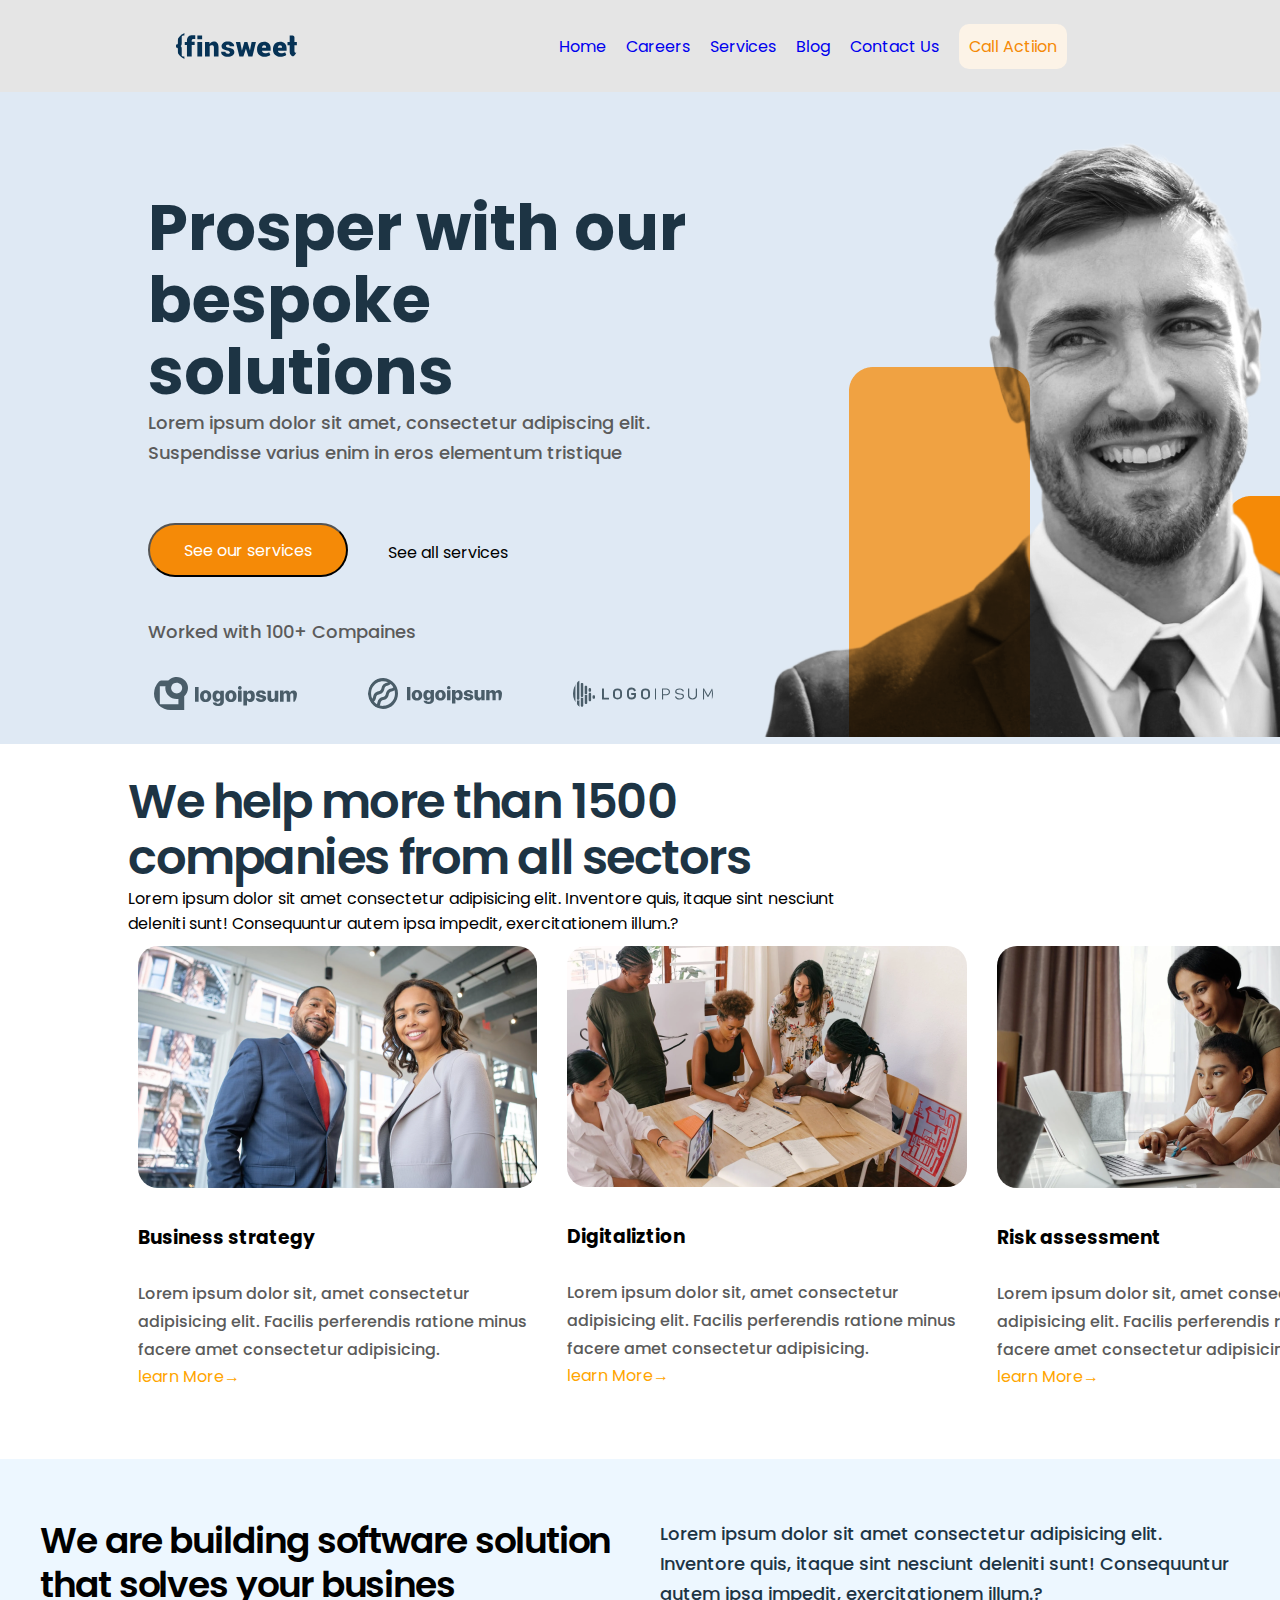
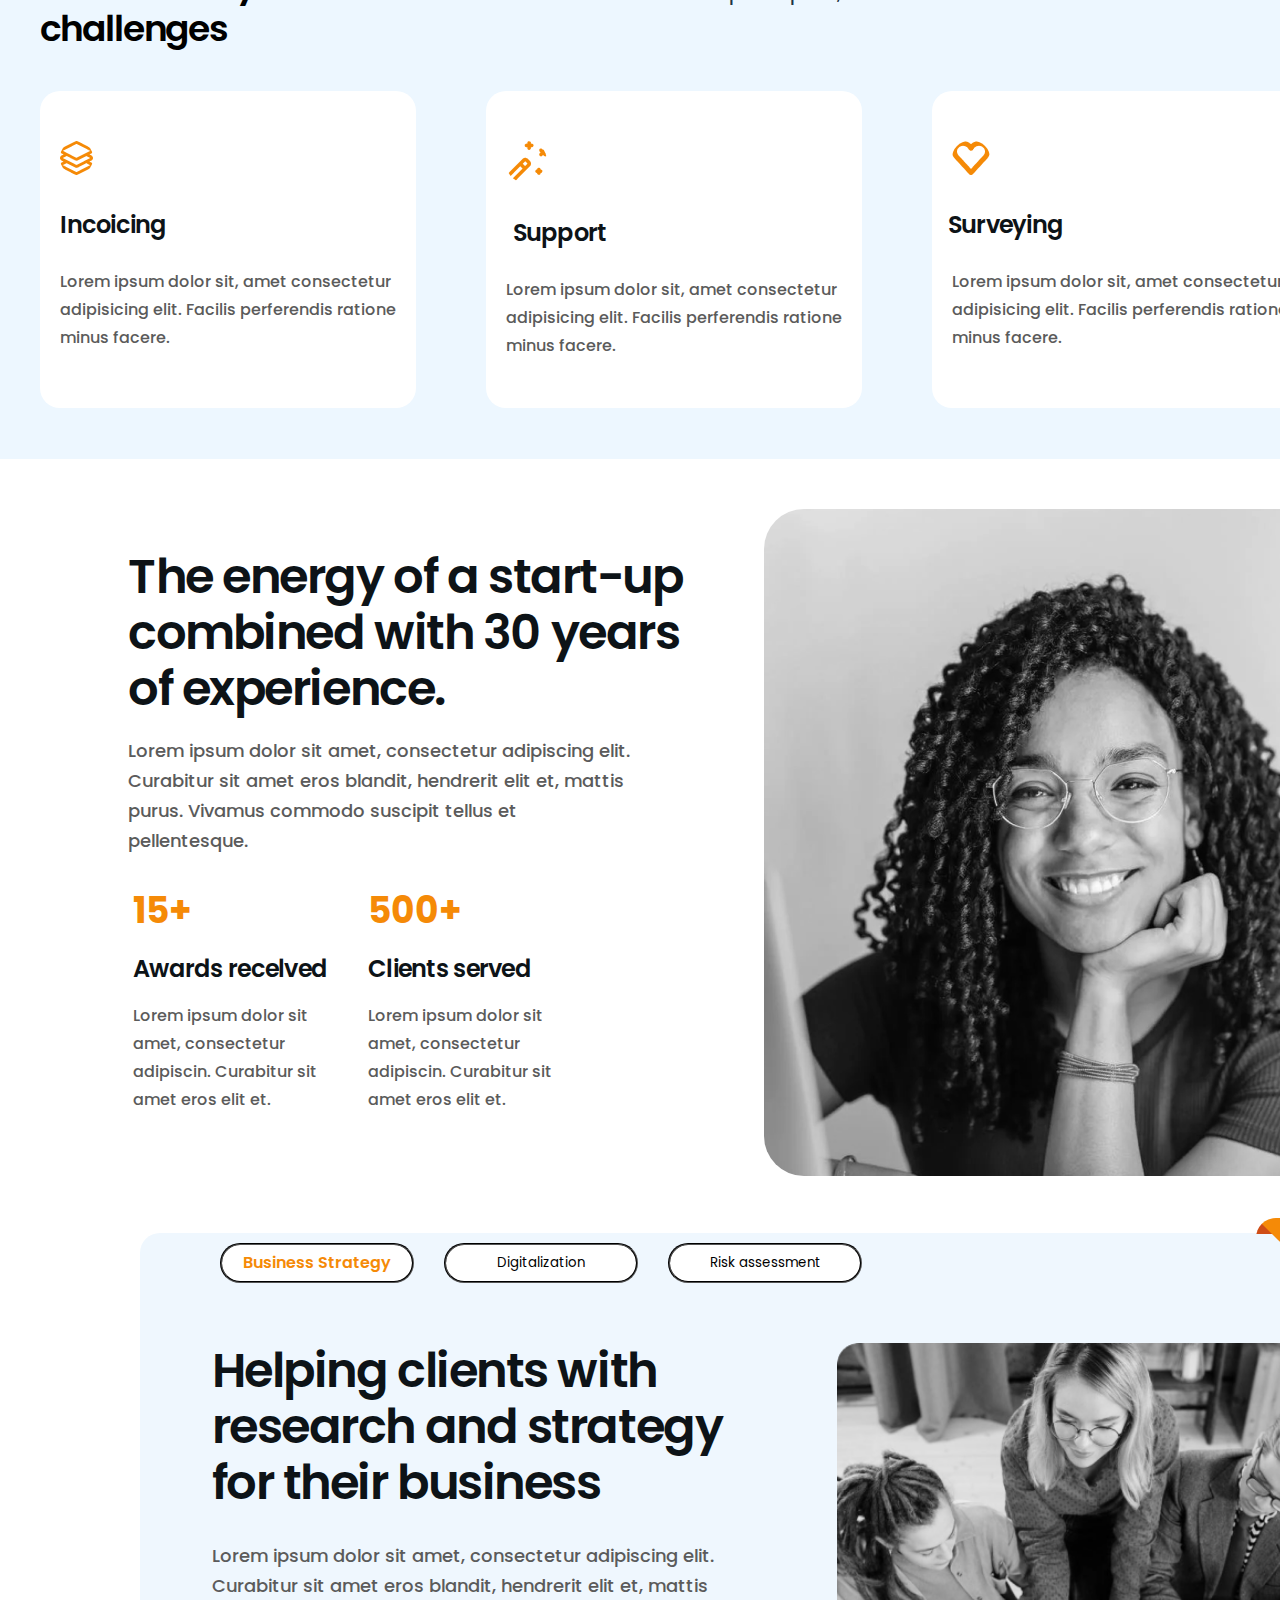
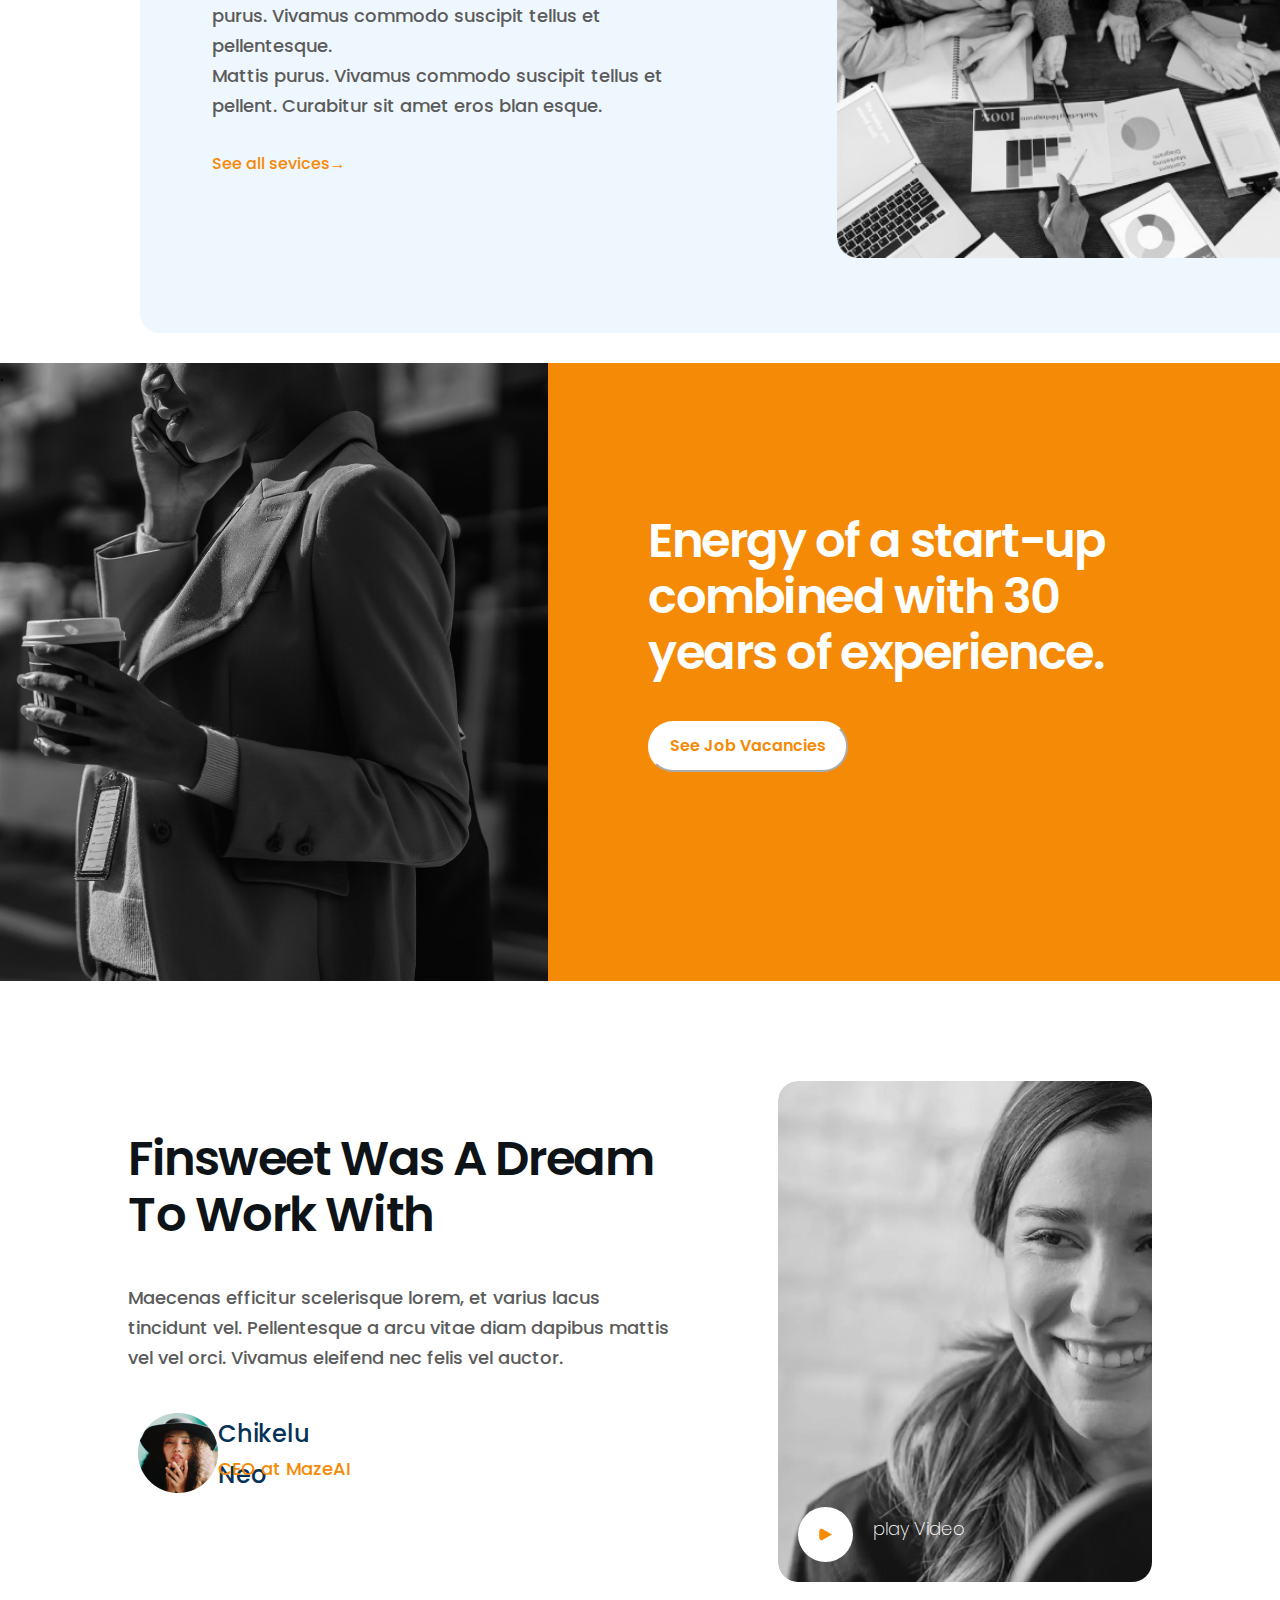
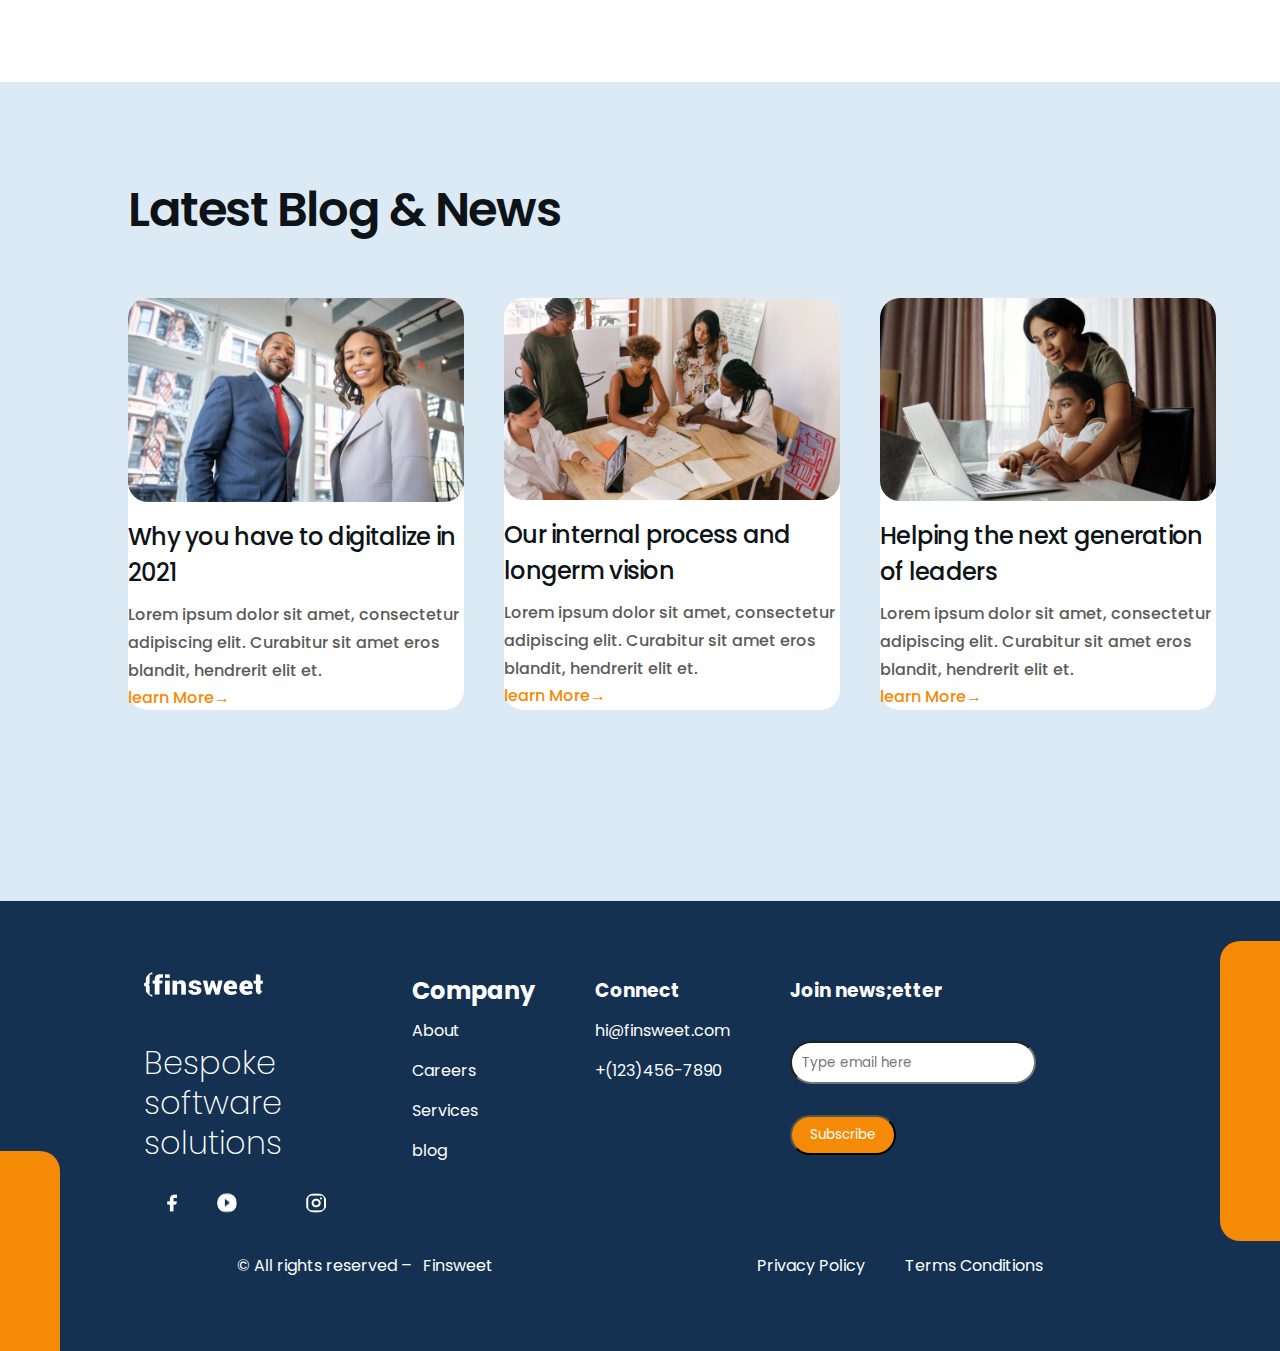
<file: index.html>
<!DOCTYPE html>
<html lang="en">
<head>
    <meta charset="UTF-8">
    <meta http-equiv="X-UA-Compatible" content="IE=edge">
    <meta name="viewport" content="width=device-width, initial-scale=1.0">
    <link rel="preconnect" href="https://fonts.googleapis.com">
    <link rel="preconnect" href="https://fonts.gstatic.com" crossorigin>
    <link href="https://fonts.googleapis.com/css2?family=Gemunu+Libre:wght@800&family=Poppins&display=swap" rel="stylesheet">
    <title>Home</title>
    <link rel="stylesheet" href="./css/home.css">
</head>
<body>

    <header>
        <nav>
            <ul>
                <div><img src="images/Logo.svg" ></div>
                <section>
                    <a href="./index.html">Home</a>
                <a href="./Careers.html">Careers</a>
                <a href="./services.html">Services</a>
                <a href="./blog.html">Blog</a>
                <a href="./contact_us.html">Contact Us</a>
                <a id="call" href="./call_actiion.html">Call Actiion</a>
                <!-- <a href="./blog_inner.html">Blog Inner</a> -->
                </section>
            </ul>
        </nav> 
        
    </header> 
    <div class="neg1">
        <div class="neg-w">
            <section class="neg11">
                <h1>Prosper with our bespoke solutions</h1>
                <p>Lorem ipsum dolor sit amet, consectetur adipiscing elit. Suspendisse varius enim in eros elementum tristique</p>
                <section class="neg12">
                   <button>See our services</button>
                    <abbr>See all services</abbr>  
                </section>
                    <div class="neg13">
                        <p>Worked with 100+ Compaines</p>
                        
                    </div>  
                    <div class="neg14">
                        <img src="./images/haeder-logo-1.svg" >
                        <img src="./images/heder-logo-2.svg" >
                        <img src="./images/header-logo-3.svg" >
                        
                    </div>
            </section>
            <div>
                <img src="./images/header-image.png" >
            </div>
        </div>
    </div>






<div class="hoyr-w">
        <div>
            <section class="hoyr1">
                <h2>We help more than 1500 companies from all sectors</h2>
                <p>Lorem ipsum dolor sit amet consectetur adipisicing elit. Inventore quis, itaque sint nesciunt deleniti sunt! Consequuntur autem ipsa impedit, exercitationem illum.?</p>
            </section>
        </div>
        <div class="hoyr2">
                <section class="hoyr21">
                    <img src="./images/post1.png">
                    <h3>Business strategy</h3>
                    <p>Lorem ipsum dolor sit, amet consectetur adipisicing elit. Facilis perferendis ratione minus facere amet consectetur adipisicing.</p>
                    <a href="learn1">learn More</a>
                </section>
                <section class="hoyr22">
                    <img src="./images/post-2.png">
                    <h3>Digitaliztion</h3>
                    <p>Lorem ipsum dolor sit, amet consectetur adipisicing elit. Facilis perferendis ratione minus facere amet consectetur adipisicing.</p>
                    <a href="learn2">learn More</a>
                </section>
                <section class="hoyr23">
                <img src="./images/post-3.png" >
                <h3>Risk assessment</h3>
                     <p>Lorem ipsum dolor sit, amet consectetur adipisicing elit. Facilis perferendis ratione minus facere amet consectetur adipisicing.</p>
                     <a href="learn3">learn More</a>
                </section>
       
        </div>
 </div>
<div class="gurv">
    <div class="gurv-w">
         <div>
            <section class="gurv1">
                <h2>We are building software solution that solves your busines challenges</h2>
                <p>Lorem ipsum dolor sit amet consectetur adipisicing elit. Inventore quis, itaque sint nesciunt deleniti sunt! Consequuntur autem ipsa impedit, exercitationem illum.?</p>
            </section>
         </div>
         <div class="gurv2">
                <section class="gurv21">
                    <img src="./images/Icon-layer.png">
                    <h3>Incoicing</h3>
                    <p>Lorem ipsum dolor sit, amet consectetur adipisicing elit. Facilis perferendis ratione minus facere.</p>
                </section>
                <section class="gurv22">
                    <img src="./images/Icon-wizard.png">
                    <h3>Support</h3>
                    <p>Lorem ipsum dolor sit, amet consectetur adipisicing elit. Facilis perferendis ratione minus facere.</p>
                </section>
                <section class="gurv23">
                <img src="./images/Icon-heart.png" >
                <h3>Surveying</h3>
                    <p>Lorem ipsum dolor sit, amet consectetur adipisicing elit. Facilis perferendis ratione minus facere.</p>
                </section>          
          </div>
    </div>
</div>
    <div class="durv-w">
        <div class="durv">
            <section class="durv1">
                    <h1>The energy of a start-up combined with 30 years of experience.</h1>
                    <p>Lorem ipsum dolor sit amet, consectetur adipiscing elit. Curabitur sit amet eros blandit, hendrerit elit et, mattis purus. Vivamus commodo suscipit tellus et pellentesque.</p> </section>
                <section class="durv2">
                <ul class="durv21">
                    <h1>15+</h1>
                    <h3>Awards recelved</h3>
                    <p>Lorem ipsum dolor sit amet, consectetur adipiscin. Curabitur sit amet eros elit et.</p>
                    </ul>
                <ul class="durv22">
                    <h1>500+</h1>
                    <h3>Clients served</h3>
                    <p>Lorem ipsum dolor sit amet, consectetur adipiscin. Curabitur sit amet eros elit et.</p>
                </ul>
                </section>
        </div>
        <div>
            <section class="durv3">
                    <img src="./images/about-image.png">
            </section>
        </div>
    </div>
    <section class="tav-w">
        <!-- <div class="tavz"> -->
        <div class="tav0">
            <img src="./images/Ribbon.png">
        </div>
        <div class="tav">
            <div class="tav1">
              <button id="tav1">Business strategy</button>
                <button>Digitalization</button>
                <button>Risk assessment</button>
            </div>
            <div class="tav2">
                <section class="tav21">
                    <h1>Helping clients with research and strategy for their business</h1>
                    <p>Lorem ipsum dolor sit amet, consectetur adipiscing elit. Curabitur sit amet eros blandit, hendrerit elit et, mattis purus. Vivamus commodo suscipit tellus et pellentesque.&nbsp;&nbsp;&nbsp;&nbsp;&nbsp;&nbsp;&nbsp;&nbsp;&nbsp;&nbsp;&nbsp;&nbsp;&nbsp;&nbsp;&nbsp;&nbsp;&nbsp;&nbsp;&nbsp;&nbsp;&nbsp;&nbsp;&nbsp;&nbsp;&nbsp;&nbsp;&nbsp;&nbsp;&nbsp;&nbsp;&nbsp;&nbsp;&nbsp;&nbsp;&nbsp;&nbsp;&nbsp;&nbsp;&nbsp;&nbsp;&nbsp;&nbsp;&nbsp;&nbsp;&nbsp;&nbsp;&nbsp;&nbsp;&nbsp;&nbsp;&nbsp;&nbsp;&nbsp;&nbsp;&nbsp;&nbsp;&nbsp;&nbsp;&nbsp;&nbsp;&nbsp;&nbsp;&nbsp;&nbsp;&nbsp;&nbsp;&nbsp;&nbsp;&nbsp;&nbsp;&nbsp;&nbsp;&nbsp;&nbsp;
                    Mattis purus. Vivamus commodo suscipit tellus et pellent. Curabitur sit amet eros blan esque. </p>
                    <a href="See all services">See all sevices</a>
                </section>
                <section class="tav22">
                    <img src="./images/team.png">
                </section>
            </div>
        </div>
        </div>
    </section>

<div>
    <div class="zurga">
            <section class="zurga1">
                .
            </section>
            <section class="zurga2">
                <h1>Energy of a start-up combined with 30 years of experience.</h1>
                <button>See Job Vacancies</button>
            </section>
    </div>
</div>
    <div class="dolo">
            <section class="dolo1">
                <h1>Finsweet was a dream to work with</h1>
                <p>Maecenas efficitur scelerisque lorem, et varius lacus tincidunt vel. Pellentesque a arcu vitae diam dapibus mattis vel vel orci. Vivamus eleifend nec felis vel auctor.</p>

                <section class="dolo12"><img src="./images/Image (13).png" alt="zurag">
                    <section>
                        <h3>Chikelu Neo</h3>
                    <a>CEO at MazeAI</a>
                    </section>
                </section>
            </section>
            <section class="dolo2">
                <img src="./images/play-icon.svg" alt="play">
                <p>play Video</p>
            </section>
    </div>

<div class="naim">
    <div class="naim-w">
        <div>
            <section class="naim1">
                <h1>Latest Blog & News</h1>
            </section>
        </div>
        <div class="naim2">
            <section class="naim21">
                    <img src="./images/post1.png">
                    <h3>Why you have to digitalize in 2021</h3>
                    <p>Lorem ipsum dolor sit amet, consectetur adipiscing elit. Curabitur sit amet eros blandit, hendrerit elit et.</p>
                    <a href="learn1">learn More</a>
            </section>
            <section class="naim22">
                    <img src="./images/post-2.png">
                    <h3>Our internal process and longerm vision</h3>
                    <p>Lorem ipsum dolor sit amet, consectetur adipiscing elit. Curabitur sit amet eros blandit, hendrerit elit et.</p>
                    <a href="learn2">learn More</a>
            </section>
            <section class="naim23">
                <img src="./images/post-3.png" >
                <h3>Helping the next generation of leaders</h3>
                    <p>Lorem ipsum dolor sit amet, consectetur adipiscing elit. Curabitur sit amet eros blandit, hendrerit elit et.</p>
                    <a href="learn3">learn More</a>
            </section>
        </div>
    </div>
</div>
</div>
<footer>
    <div class="fbox">
        <div class="top">
            <section id="bes">
                <img id="logo2" src="./images/Logo.png">
               
                <h1 id="h1">Bespoke software solutions</h1>
                <div class="social">
                    <img src="./images/facebook.png" alt="">
                    <img src="./images/Subtract.png" alt="">
                    <img src="./images/Vector.png" alt="">
                   <img src="./images/instagram.png" alt="">
                </div>
            </section>
            <section id="com">
                <h2>Company</h2>
                <p>About</p>
                <p>Careers</p>
                <p>Services</p>
                <p>blog</p>
            </section>
            <section id="con">
                <h3>Connect</h3>
                <p>hi@finsweet.com</p>
                <p>+(123)456-7890</p>
            </section>
            <section id="join">
                <h3>Join news;etter</h3>
                <input type="Type email here" placeholder="Type email here">
                
                <p><button>Subscribe</button></p>
            </section>
        </div>
        <div class="bottom">
                <p>© All rights reserved&nbsp;– &nbsp Finsweet</p> <p>Privacy Policy&nbsp;&nbsp;&nbsp;&nbsp;&nbsp;&nbsp;&nbsp;&nbsp;&nbsp; Terms Conditions</p>
        </div>
    </div>
            <div id="h5"></div>
            <div id="h6"></div>
</footer>
</body>
</html>
</file>
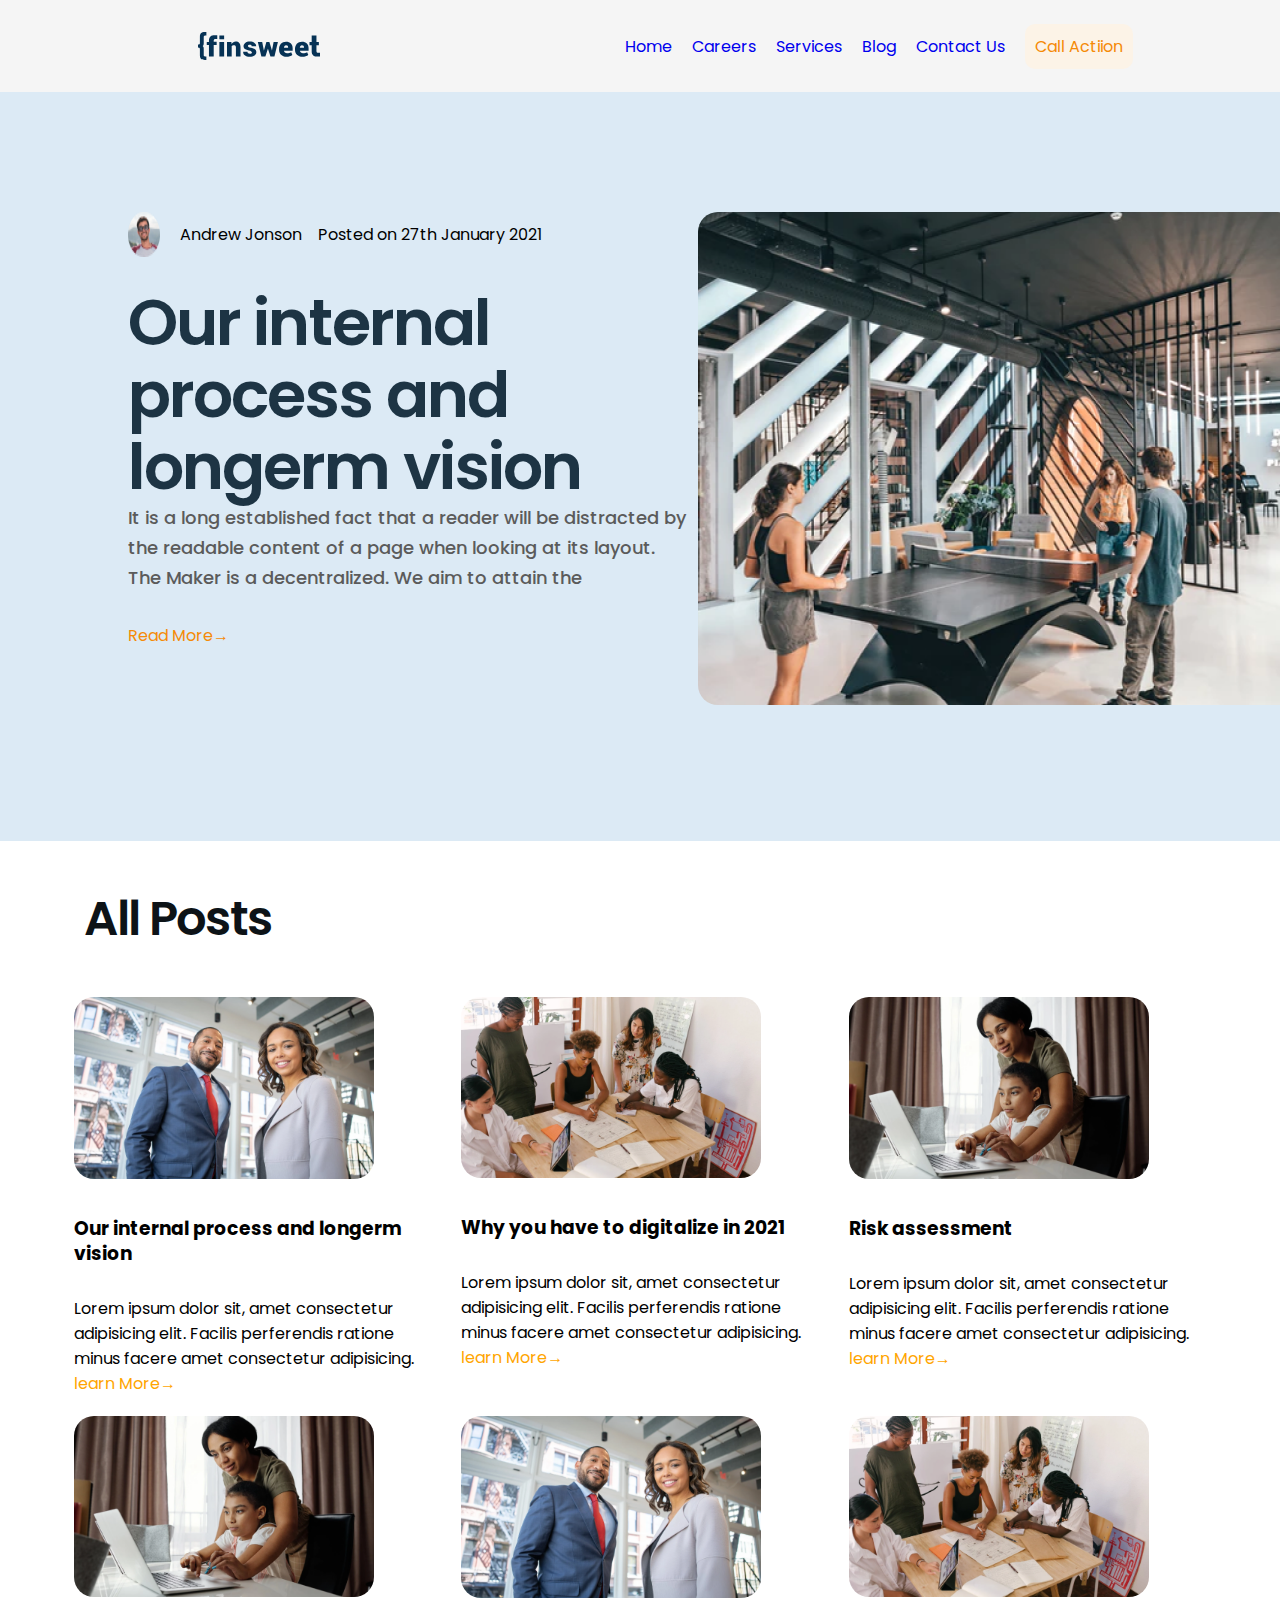
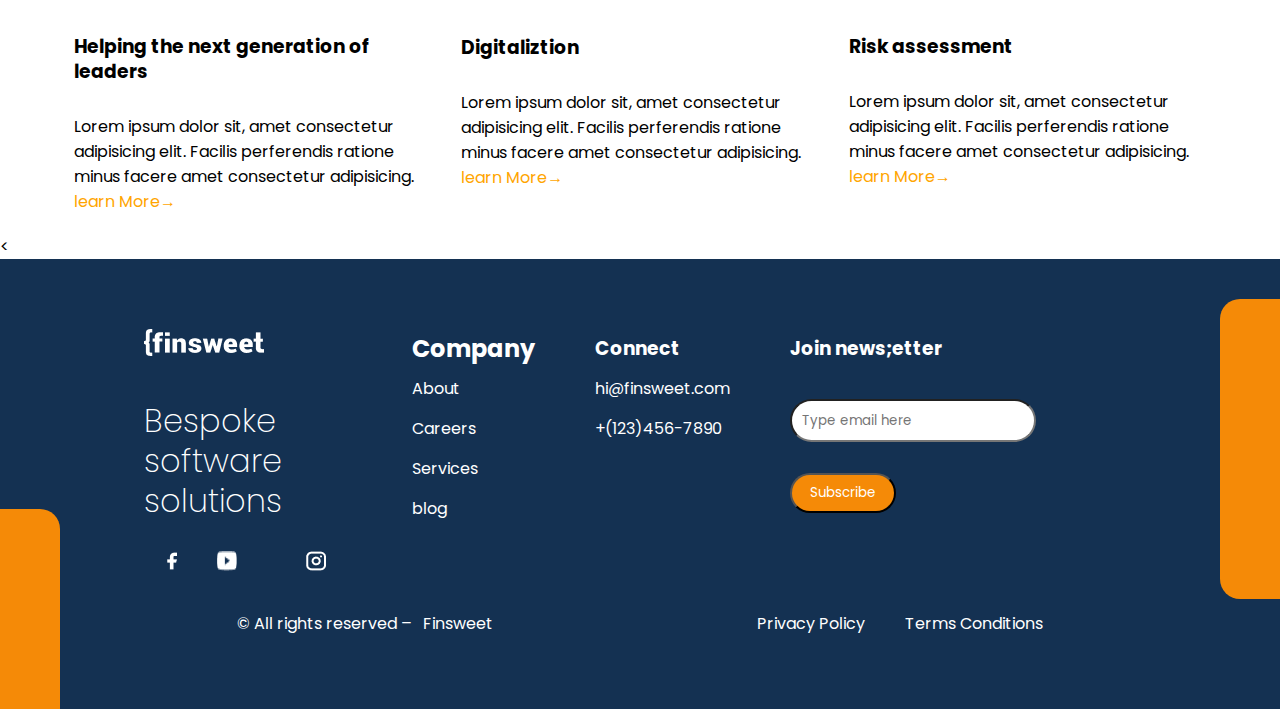
<file: blog.html>
<!DOCTYPE html>
<html lang="en">
<head>
    <meta charset="UTF-8">
    <meta http-equiv="X-UA-Compatible" content="IE=edge">
    <meta name="viewport" content="width=device-width, initial-scale=1.0">
    <link rel="preconnect" href="https://fonts.googleapis.com">
    <link rel="preconnect" href="https://fonts.gstatic.com" crossorigin>
    <link href="https://fonts.googleapis.com/css2?family=Gemunu+Libre:wght@800&family=Poppins&display=swap" rel="stylesheet">
    <title>Blog</title>
    <link rel="stylesheet" href="./css/blog.css">
</head>
<body>
    <header>
        <nav>
            <ul>
                <div><img src="./images/Logo.svg" ></div>
                <section>
                    <a href="./index.html">Home</a>
                <a href="./Careers.html">Careers</a>
                <a href="./services.html">Services</a>
                <a href="./blog.html">Blog</a>
                <a href="./contact_us.html">Contact Us</a>
                <a id="call" href="./call_actiion.html">Call Actiion</a>
                </section>
            </ul>
        </nav> 
    </header>
    <section class="neg-w">
        <div class="neg">
            <div class="neg1">
                <div class="neg1-1">
                <img src="./images/Image (11).png">
                <div id="p1">Andrew Jonson&nbsp&nbsp&nbsp&nbspPosted on 27th January 2021</div>
                </div>
                <h1>Our internal process and longerm vision</h1>
                <p>It is a long established fact that a reader will be distracted by the readable content of a page when looking at its layout. The Maker is a decentralized. We aim to attain the</p>
                <a href="./blog_inner.html">Read More</a>
            </div>
            <div class="neg2">
                <img src="./images/Image (2).png">
            </div>
        </div> 
    </section>
    <section class="hoyr">
        <div class="hoyr1">
                <h1>All posts</h1>
        </div>
        <div class="hoyr2">
                <section class="hoyr21">
                    <img src="./images/post1.png">
                    <h3>Our internal process and longerm vision</h3>
                    <p>Lorem ipsum dolor sit, amet consectetur adipisicing elit. Facilis perferendis ratione minus facere amet consectetur adipisicing.</p>
                    <a href="./blog_inner.html">learn More</a>
                </section>
                <section class="hoyr22">
                    <img src="./images/post-2.png">
                    <h3>Why you have to digitalize in 2021</h3>
                    <p>Lorem ipsum dolor sit, amet consectetur adipisicing elit. Facilis perferendis ratione minus facere amet consectetur adipisicing.</p>
                    <a href="./blog_inner.html">learn More</a>
                </section>
                <section class="hoyr23">
                <img src="./images/post-3.png" >
                <h3>Risk assessment</h3>
                     <p>Lorem ipsum dolor sit, amet consectetur adipisicing elit. Facilis perferendis ratione minus facere amet consectetur adipisicing.</p>
                     <a href="./blog_inner.html">learn More</a>
                </section>
        </div>
        <div class="hoyr3">
            <section class="hoyr31">
                <img src="./images/post-3.png">
                <h3>Helping the next generation of leaders</h3>
                <p>Lorem ipsum dolor sit, amet consectetur adipisicing elit. Facilis perferendis ratione minus facere amet consectetur adipisicing.</p>
                <a href="./blog_inner.html">learn More</a>
            </section>
            <section class="hoyr32">
                <img src="./images/post1.png">
                <h3>Digitaliztion</h3>
                <p>Lorem ipsum dolor sit, amet consectetur adipisicing elit. Facilis perferendis ratione minus facere amet consectetur adipisicing.</p>
                <a href="./blog_inner.html">learn More</a>
            </section>
            <section class="hoyr33">
            <img src="./images/post-2.png" >
            <h3>Risk assessment</h3>
                 <p>Lorem ipsum dolor sit, amet consectetur adipisicing elit. Facilis perferendis ratione minus facere amet consectetur adipisicing.</p>
                 <a href="learn3">learn More</a>
            </section>
        </div>
    </section>
    <<footer>
        <div class="fbox">
            <div class="top">
                <section id="bes">
                    <img id="logo2" src="./images/Logo.png">
                   
                    <h1 id="h1">Bespoke software solutions</h1>
                    <div class="social">
                        <img src="./images/facebook.png" alt="">
                        <img src="./images/Subtract.png" alt="">
                        <img src="./images/Vector.png" alt="">
                       <img src="./images/instagram.png" alt="">
                    </div>
                </section>
                <section id="com">
                    <h2>Company</h2>
                    <p>About</p>
                    <p>Careers</p>
                    <p>Services</p>
                    <p>blog</p>
                </section>
                <section id="con">
                    <h3>Connect</h3>
                    <p>hi@finsweet.com</p>
                    <p>+(123)456-7890</p>
                </section>
                <section id="join">
                    <h3>Join news;etter</h3>
                    <input type="Type email here" placeholder="Type email here">
                    
                    <p><button>Subscribe</button></p>
                </section>
            </div>
            <div class="bottom">
                    <p>© All rights reserved&nbsp;– &nbsp Finsweet</p> <p>Privacy Policy&nbsp;&nbsp;&nbsp;&nbsp;&nbsp;&nbsp;&nbsp;&nbsp;&nbsp; Terms Conditions</p>
            </div>
        </div>
                <div id="h5"></div>
                <div id="h6"></div>
    </footer>
</body>
</html>
</file>
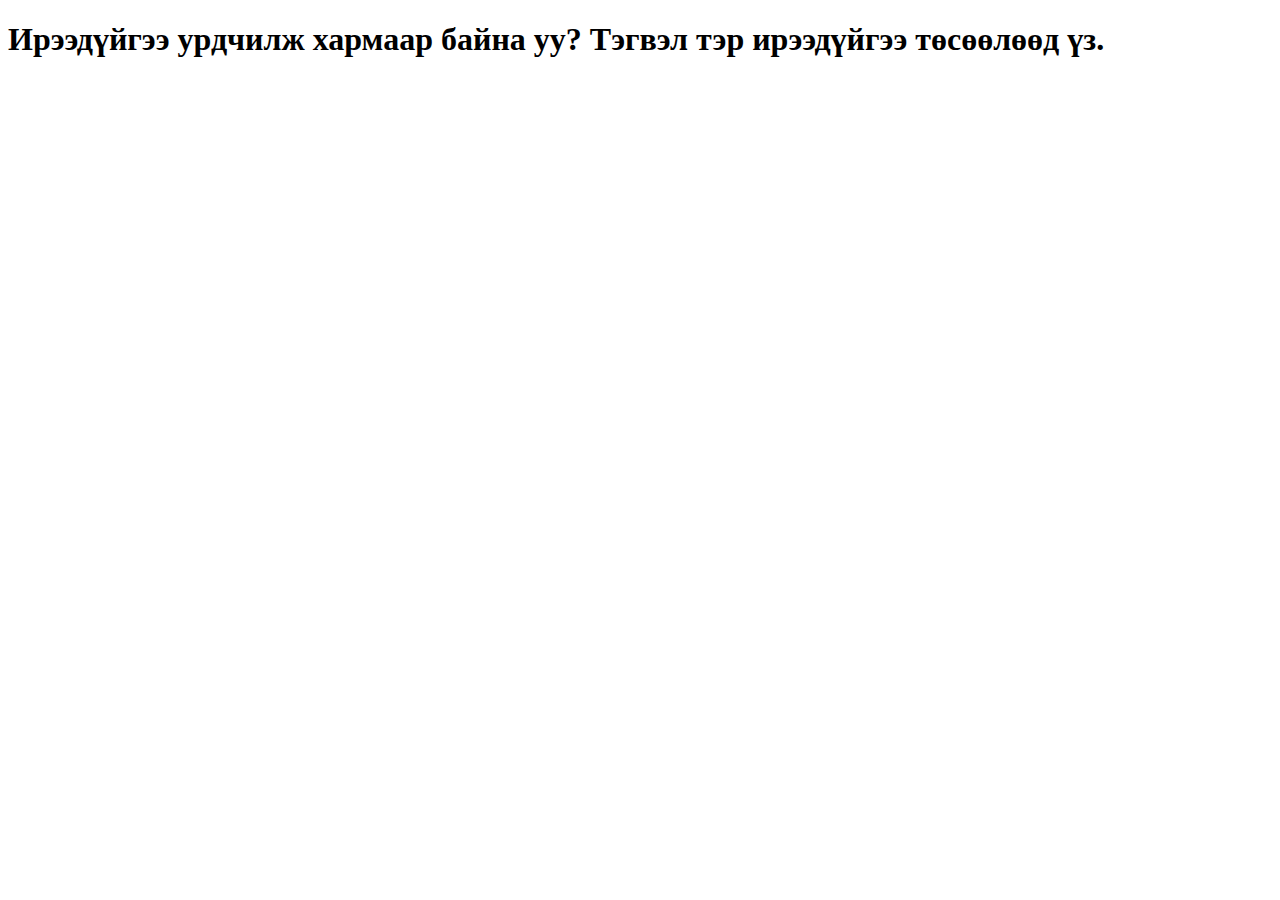
<file: call_actiion.html>
<!DOCTYPE html>
<html lang="en">
<head>
    <meta charset="UTF-8">
    <meta http-equiv="X-UA-Compatible" content="IE=edge">
    <meta name="viewport" content="width=device-width, initial-scale=1.0">
    <title>Call Actiion</title>
</head>
<body>
    <h1>Ирээдүйгээ урдчилж хармаар байна уу? Тэгвэл тэр ирээдүйгээ төсөөлөөд үз.</h1>
</body>
</html>
</file>
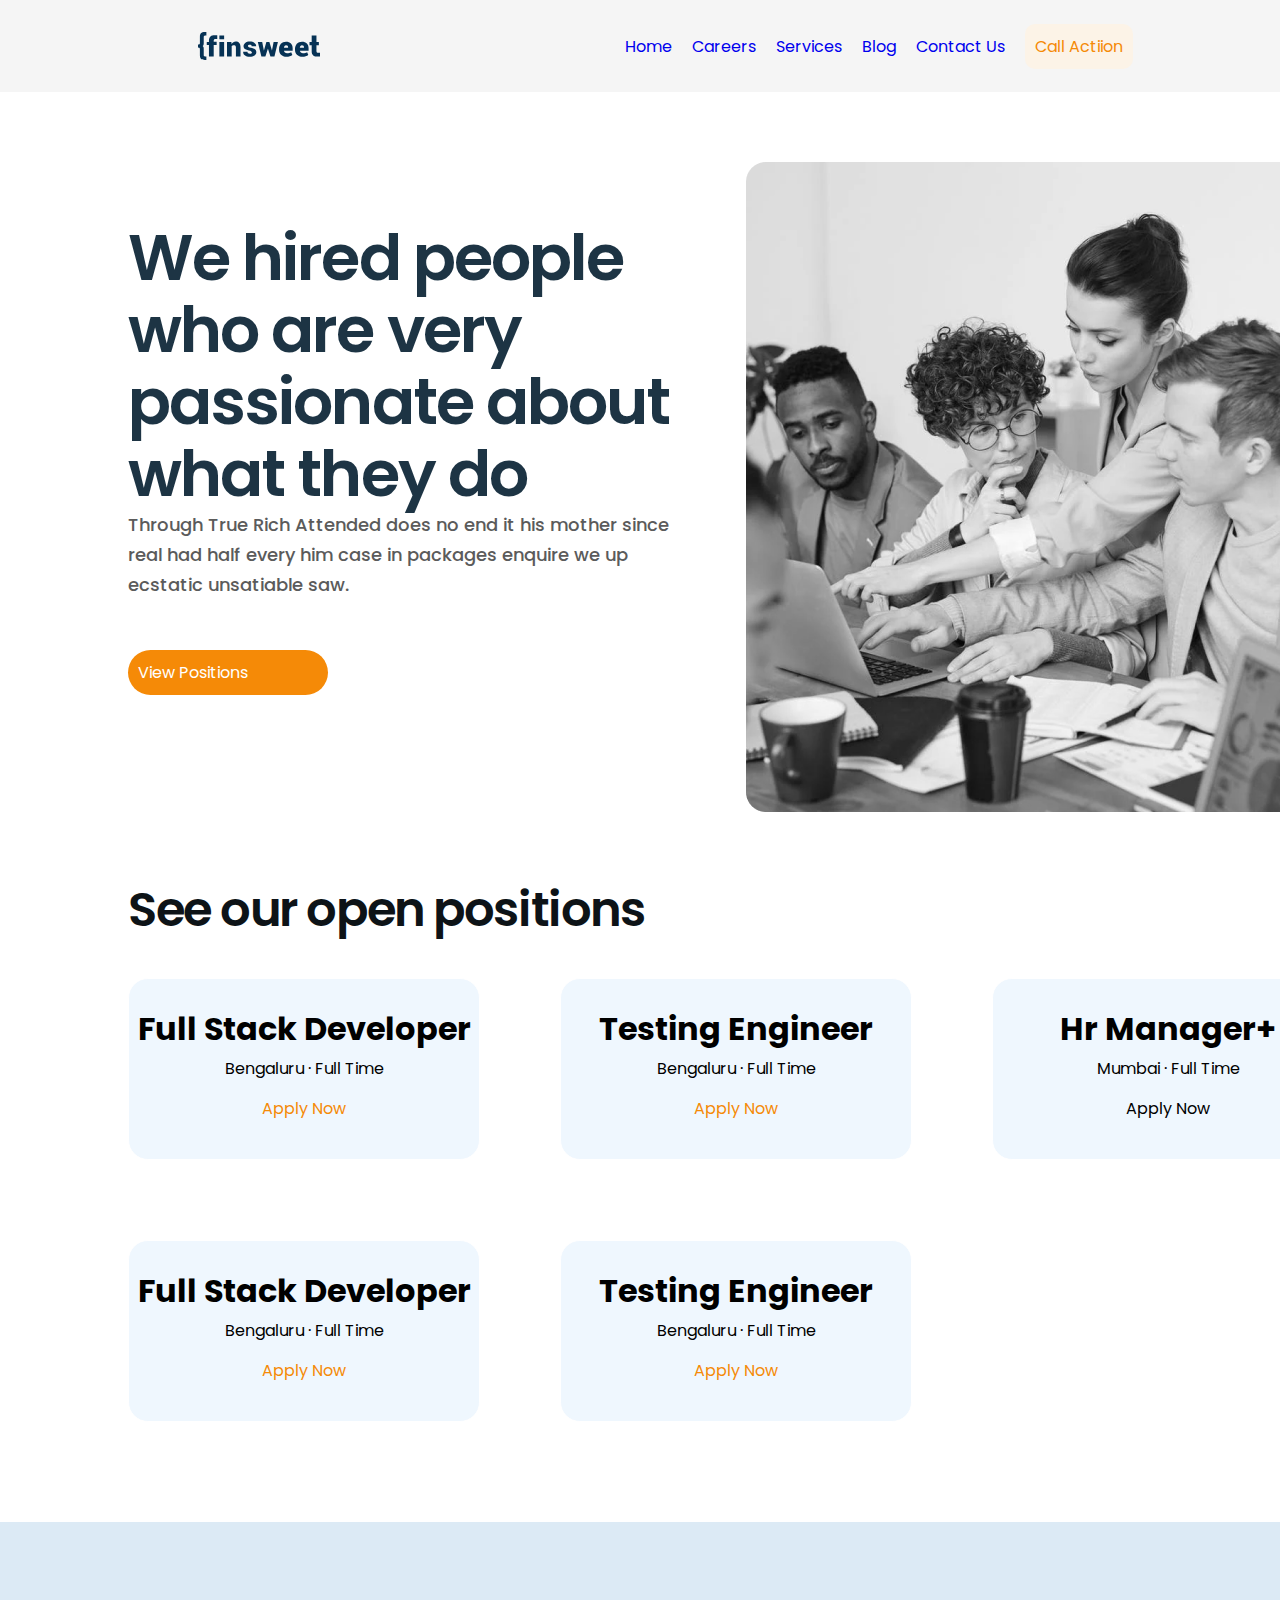
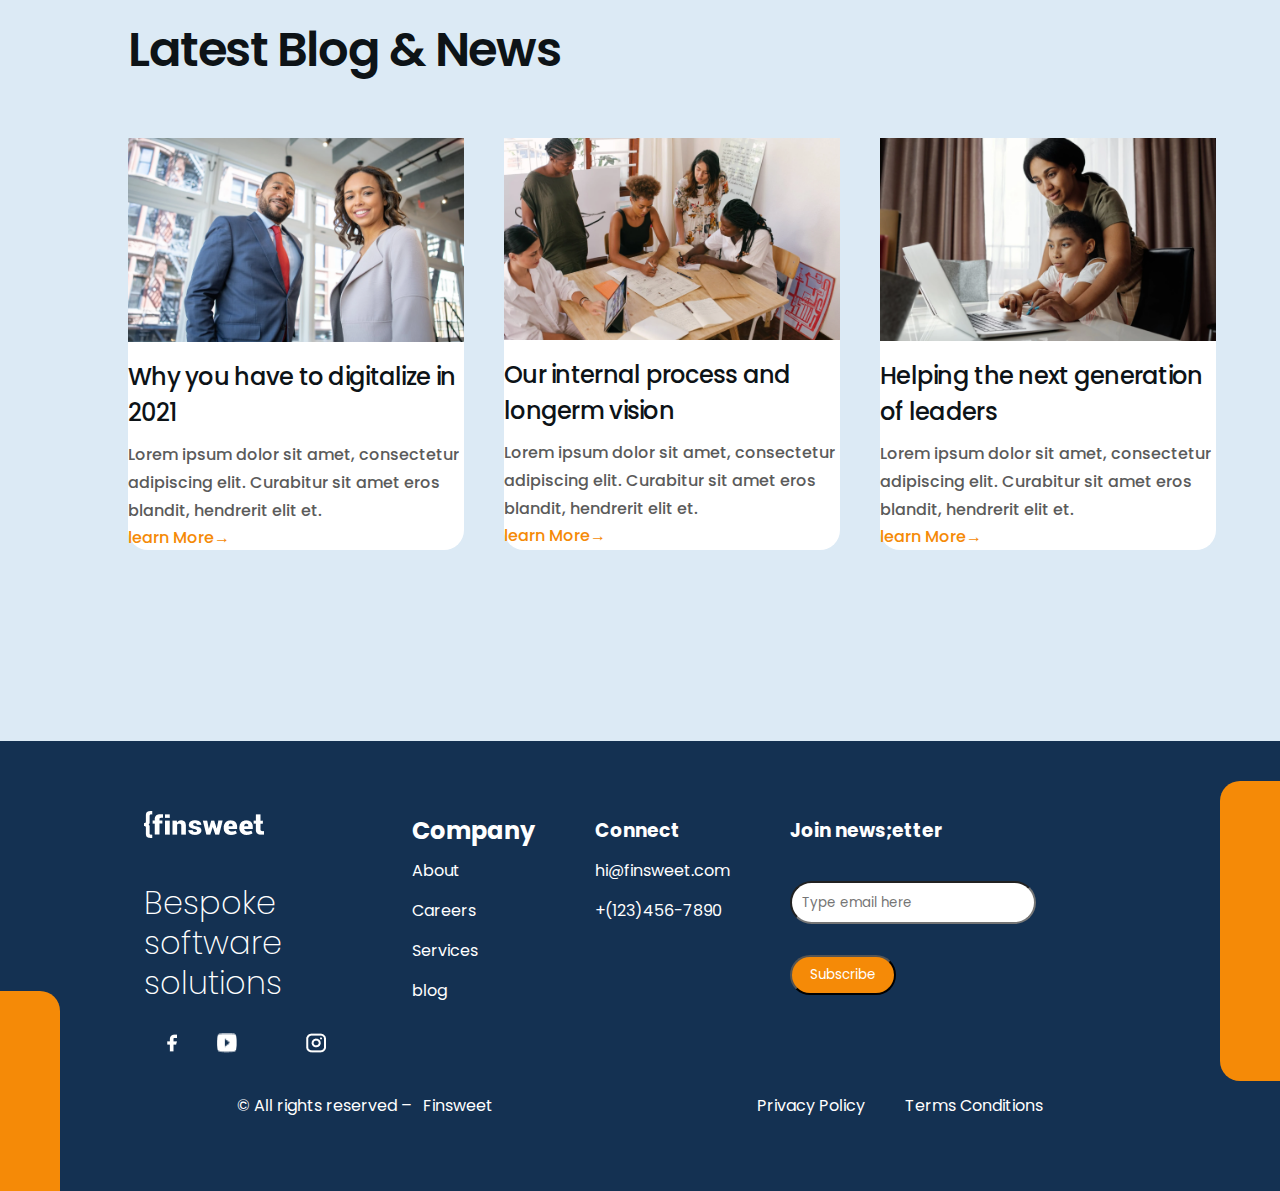
<file: Careers.html>
<!DOCTYPE html>
<html lang="en">
<head>
    <meta charset="UTF-8">
    <meta http-equiv="X-UA-Compatible" content="IE=edge">
    <meta name="viewport" content="width=device-width, initial-scale=1.0">
    <link rel="preconnect" href="https://fonts.googleapis.com">
    <link rel="preconnect" href="https://fonts.gstatic.com" crossorigin>
    <link href="https://fonts.googleapis.com/css2?family=Gemunu+Libre:wght@800&family=Poppins&display=swap" rel="stylesheet">
    <title>Careers</title>
    <link rel="stylesheet" href="./css/Careers.css">
</head>
<body>
    <header>
    <nav>
        <ul>
            <div><img src="./images/Logo.svg" ></div>
            <section>
                <a href="./index.html">Home</a>
            <a href="./Careers.html">Careers</a>
            <a href="./services.html">Services</a>
            <a href="./blog.html">Blog</a>
            <a href="./contact_us.html">Contact Us</a>
            <a id="call" href="./call_actiion.html">Call Actiion</a>
            </section>
        </ul>
    </nav> 

</header> 
<section class="serv1">
    <div class="serv11">
        <h1>We hired people who are very passionate about what they do</h1>
        <p>Through True Rich Attended does no end it his mother since real had half every him case in packages enquire we up ecstatic unsatiable saw.</p>
        <a href="./careers2.html">View Positions</a>
    </div>
    <div class="serv12">
        <img src="./images/Image (1).png" alt="">
    </div>
</section>
<section class="serv2">
    <div class="serv21"><h1>See our open positions </h1></div>
<div class="grid">
        <div class="item"><h1>Full Stack Developer</h1>
        <p>Bengaluru · Full Time </p>
        <a href="./careers2.html">Apply Now</a>
        </div>
        <div class="item"><h1>Testing Engineer</h1>
        <p>Bengaluru · Full Time </p>
        <a href="./careers2.html">Apply Now</a>
        </div>
        <div class="item"><h1>Hr Manager+</h1>
            <p>Mumbai · Full Time </p>
             <a href="./careers2.html"></a>Apply Now</div>
        <div class="item"><h1>Full Stack Developer</h1>
        <p>Bengaluru · Full Time </p>
        <a href="./careers2.html">Apply Now</a>
        </div>
        <div class="item"><h1>Testing Engineer</h1>
        <p>Bengaluru · Full Time </p>
        <a href="./careers2.html">Apply Now</a>
        </div>
</div>
</section>
<section class="naim">
    <div class="naim-w">
        <div>
            <section class="naim1">
                <h1>Latest Blog & News</h1>
            </section>
        </div>
        <div class="naim2">
            <section class="naim21">
                    <img src="./images/post1.png">
                    <h3>Why you have to digitalize in 2021</h3>
                    <p>Lorem ipsum dolor sit amet, consectetur adipiscing elit. Curabitur sit amet eros blandit, hendrerit elit et.</p>
                    <a href="learn1">learn More</a>
            </section>
            <section class="naim22">
                    <img src="./images/post-2.png">
                    <h3>Our internal process and longerm vision</h3>
                    <p>Lorem ipsum dolor sit amet, consectetur adipiscing elit. Curabitur sit amet eros blandit, hendrerit elit et.</p>
                    <a href="learn2">learn More</a>
            </section>
            <section class="naim23">
                <img src="./images/post-3.png" >
                <h3>Helping the next generation of leaders</h3>
                    <p>Lorem ipsum dolor sit amet, consectetur adipiscing elit. Curabitur sit amet eros blandit, hendrerit elit et.</p>
                    <a href="learn3">learn More</a>
            </section>
        </div>
    </div>
</section>
</div>
<footer>
    <div class="fbox">
        <div class="top">
            <section id="bes">
                <img id="logo2" src="./images/Logo.png">
               
                <h1 id="h1">Bespoke software solutions</h1>
                <div class="social">
                    <img src="./images/facebook.png" alt="">
                    <img src="./images/Subtract.png" alt="">
                    <img src="./images/Vector.png" alt="">
                   <img src="./images/instagram.png" alt="">
                </div>
            </section>
            <section id="com">
                <h2>Company</h2>
                <p>About</p>
                <p>Careers</p>
                <p>Services</p>
                <p>blog</p>
            </section>
            <section id="con">
                <h3>Connect</h3>
                <p>hi@finsweet.com</p>
                <p>+(123)456-7890</p>
            </section>
            <section id="join">
                <h3>Join news;etter</h3>
                <input type="Type email here" placeholder="Type email here">
                
                <p><button>Subscribe</button></p>
            </section>
        </div>
        <div class="bottom">
                <p>© All rights reserved&nbsp;– &nbsp Finsweet</p> <p>Privacy Policy&nbsp;&nbsp;&nbsp;&nbsp;&nbsp;&nbsp;&nbsp;&nbsp;&nbsp; Terms Conditions</p>
        </div>
    </div>
            <div id="h5"></div>
            <div id="h6"></div>
</footer>
</body>
</html>
</file>
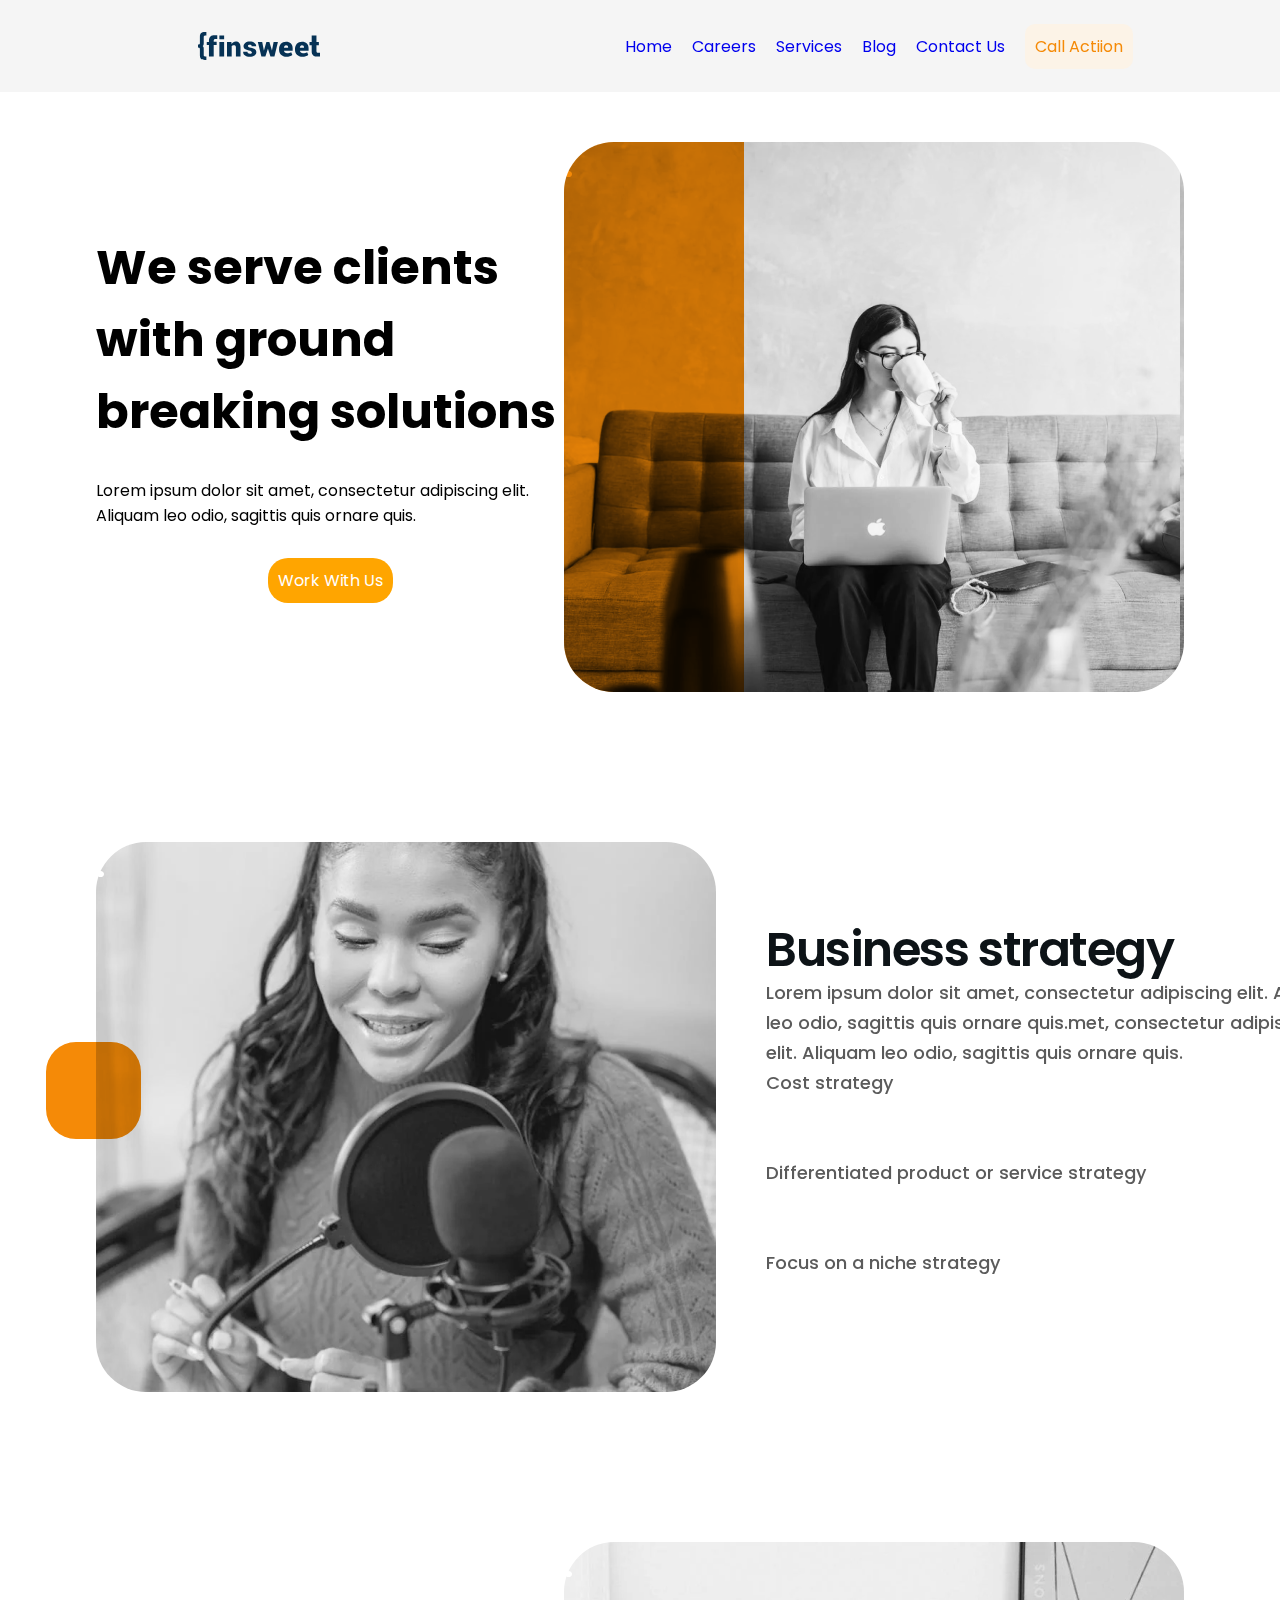
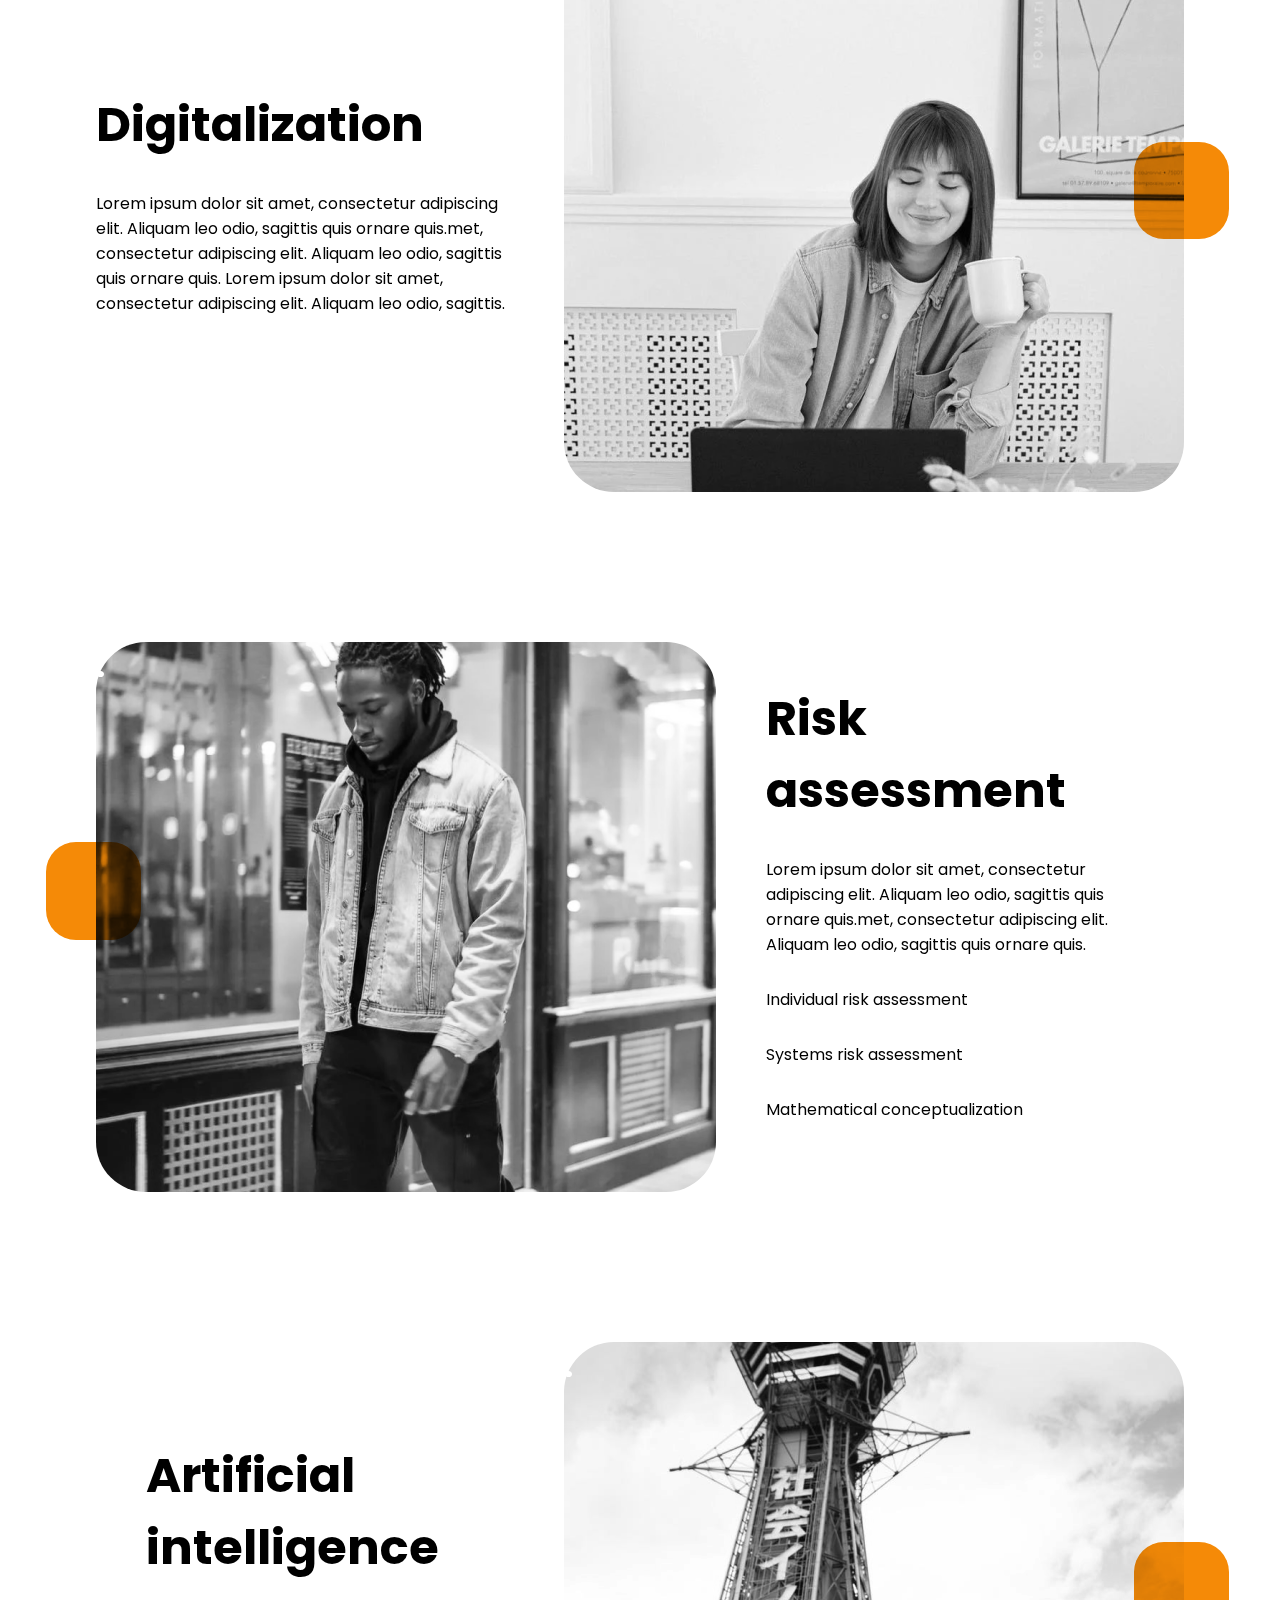
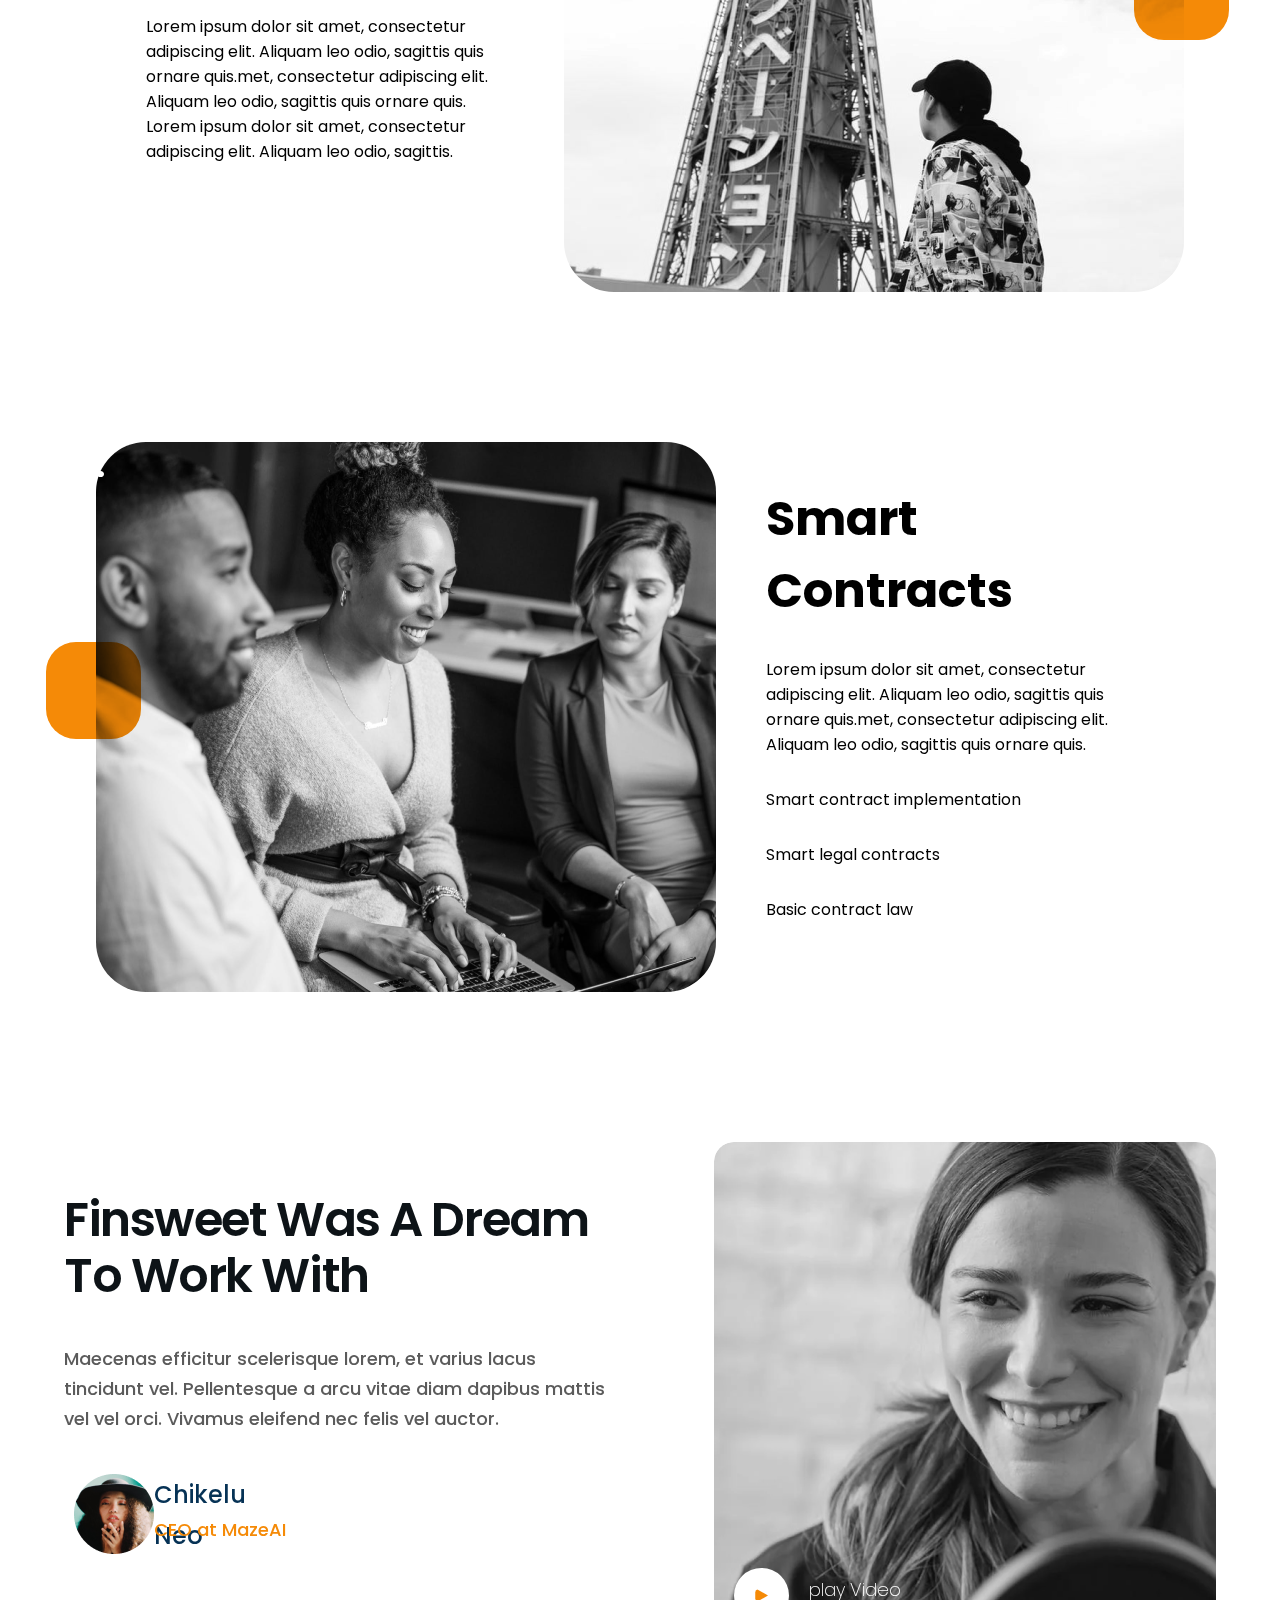
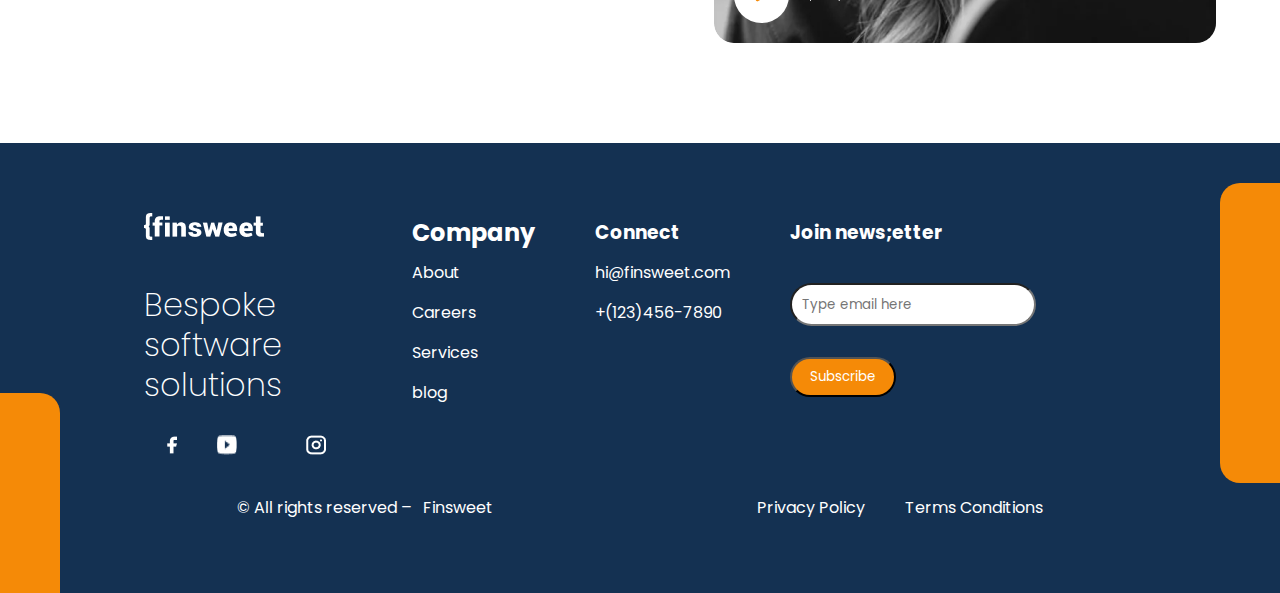
<file: services.html>
<!DOCTYPE html>
<html lang="en">
<head>
    <meta charset="UTF-8">
    <meta http-equiv="X-UA-Compatible" content="IE=edge">
    <meta name="viewport" content="width=device-width, initial-scale=1.0">
    <link rel="preconnect" href="https://fonts.googleapis.com">
    <link rel="preconnect" href="https://fonts.gstatic.com" crossorigin>
    <link href="https://fonts.googleapis.com/css2?family=Gemunu+Libre:wght@800&family=Poppins&display=swap" rel="stylesheet">
    <title>Services</title>
    <link rel="stylesheet" href="./css/services.css">
    
</head>
<body>
    <header>
        <nav>
            <ul>
                <div><img src="./images/Logo.svg" ></div>
                <section>
                    <a href="./index.html">Home</a>
                <a href="./Careers.html">Careers</a>
                <a href="./services.html">Services</a>
                <a href="./blog.html">Blog</a>
                <a href="./contact_us.html">Contact Us</a>
                <a id="call" href="./call_actiion.html">Call Actiion</a>
                </section>
            </ul>
        </nav> 
        
    </header> 
    <section class="careers1">
            <section class="careers11">
                <h1>We serve clients with ground breaking solutions</h1>
                <p>Lorem ipsum dolor sit amet, consectetur adipiscing elit. Aliquam leo odio, sagittis quis ornare quis.</p>
                <a href="Work With Us">Work With Us</a>
            </section>
            <section class="careers12">
                <div id="web"><h6>.</h6> </div>
                <div class="web"><h1>.</h1></div>
            </section>
    </section>
    <div class="careers2">
        <div class="careers21">
            <section>
                <div id="bus"><h6>.</h6> </div>
                <div class="bus"><h1>.</h1></div>
            </section>
        </div>
        <div class="careers22">
            <section>
                <h1>Business strategy</h1>
                <p>Lorem ipsum dolor sit amet, consectetur adipiscing elit. Aliquam leo odio, sagittis quis ornare quis.met, consectetur adipiscing elit. Aliquam leo odio, sagittis quis ornare quis.</p>
                <p>Cost strategy</p>
                <p>Differentiated product or service strategy</p>
                <p>Focus on a niche strategy</p>
            </section>
        </div>
    </div>
    <div class="careers3">
        <div class="careers31">
            <section>
                <h1>Digitalization</h1>
                <p>Lorem ipsum dolor sit amet, consectetur adipiscing elit. Aliquam leo odio, sagittis quis ornare quis.met, consectetur adipiscing elit. Aliquam leo odio, sagittis quis ornare quis. Lorem ipsum dolor sit amet, consectetur adipiscing elit. Aliquam leo odio, sagittis.</p>
            </section>
        </div>
        <div class="careers32">
            <section>
                <div id="dig"><h6>.</h6> </div>
                <div class="dig"><h1>.</h1></div>
            </section>
        </div>
    </div>
    <div class="careers4">
        <div class="careers41">
            <section>
                <div id="ris"><h6>.</h6> </div>
                <div class="ris"><h1>.</h1></div>
            </section>
        </div>
        <div class="careers42">
            <section>
                <h1>Risk assessment</h1>
                <p>Lorem ipsum dolor sit amet, consectetur adipiscing elit. Aliquam leo odio, sagittis quis ornare quis.met, consectetur adipiscing elit. Aliquam leo odio, sagittis quis ornare quis.</p>
               <p>Individual risk assessment</p>
               <p>Systems risk assessment</p>
               <p>Mathematical conceptualization</p>
            </section>
        </div>
    </div>
    <div class="careers5">
        <div class="careers51">
            <section>
                <h1>Artificial intelligence</h1>
                <p>Lorem ipsum dolor sit amet, consectetur adipiscing elit. Aliquam leo odio, sagittis quis ornare quis.met, consectetur adipiscing elit. Aliquam leo odio, sagittis quis ornare quis. Lorem ipsum dolor sit amet, consectetur adipiscing elit. Aliquam leo odio, sagittis.</p>
            </section>
        </div>
        <div class="careers52">
            <section>
                <div id="art"><h6>.</h6> </div>
                <div class="art"><h1>.</h1></div>
            </section>
        </div>
    </div>
    <div class="careers6">
        <div class="careers61">
            <section>
                <div id="sma"><h6>.</h6> </div>
                <div class="sma"><h1>.</h1></div>
            </section>
        </div>
        <div class="careers62">
            <section>
                <h1>Smart Contracts</h1>
                <p>Lorem ipsum dolor sit amet, consectetur adipiscing elit. Aliquam leo odio, sagittis quis ornare quis.met, consectetur adipiscing elit. Aliquam leo odio, sagittis quis ornare quis.</p>
                <p>Smart contract implementation</p>
                <p>Smart legal contracts</p>
                <p>Basic contract law</p>
            </section>
        </div>
    </div>
    <div class="dolo">
        <section class="dolo1">
            <h1>Finsweet was a dream to work with</h1>
            <p>Maecenas efficitur scelerisque lorem, et varius lacus tincidunt vel. Pellentesque a arcu vitae diam dapibus mattis vel vel orci. Vivamus eleifend nec felis vel auctor.</p>

            <section class="dolo12"><img src="./images/Image (13).png" alt="zurag">
                <section>
                    <h3>Chikelu Neo</h3>
                <a>CEO at MazeAI</a>
                </section>
            </section>
        </section>
        <section class="dolo2">
            <img src="./images/play-icon.svg" alt="play">
            <p>play Video</p>
        </section>
</div>
<footer>
    <div class="fbox">
        <div class="top">
            <section id="bes">
                <img id="logo2" src="./images/Logo.png">
                <h1 id="h1">Bespoke software solutions</h1>
                <div class="social">
                    <img src="./images/facebook.png" alt="">
                    <img src="./images/Subtract.png" alt="">
                    <img src="./images/Vector.png" alt="">
                   <img src="./images/instagram.png" alt="">
                </div>
            </section>
            <section id="com">
                <h2>Company</h2>
                <p>About</p>
                <p>Careers</p>
                <p>Services</p>
                <p>blog</p>
            </section>
            <section id="con">
                <h3>Connect</h3>
                <p>hi@finsweet.com</p>
                <p>+(123)456-7890</p>
            </section>
            <section id="join">
                <h3>Join news;etter</h3>
                <input type="Type email here" placeholder="Type email here">
                
                <p><button>Subscribe</button></p>
            </section>
        </div>
        <div class="bottom">
                <p>© All rights reserved&nbsp;– &nbsp Finsweet</p> <p>Privacy Policy&nbsp;&nbsp;&nbsp;&nbsp;&nbsp;&nbsp;&nbsp;&nbsp;&nbsp; Terms Conditions</p>
        </div>
    </div>
            <div id="h5"></div>
            <div id="h6"></div>
</footer>
</body>
</html>
</file>
<file: css/home.css>
*{
    margin: 0;  
    font-family: 'Poppins', sans-serif;
}
header{
    width: 100%;
    background-color: #E5E5E5;;
}
header nav ul {
    display: flex;
    justify-content: space-around;
    flex-wrap: nowrap;
    /* background-color: whitesmoke; */
    height: 92px;
    width: 90%;
    align-items: center;
    
}
header nav ul div{
    display: flex;
    align-content: flex-start;
    margin: 50px 20px;
   
}
header nav ul section{
    display: flex;
    align-items: center;
}
header nav ul a{
    margin: 50px 10px;
    text-decoration: none;
    align-items: center;
}
#call{
    color: #f58a07;
    background-color:rgb(252, 243, 231);
    padding: 10px;
    border-radius: 10px;
}
.neg1 {
    display: flex;
    background-color: rgb(223, 233, 244);
    flex-wrap: nowrap;
    
}
.neg-w{
    display: flex;
    width: 80%;
    max-width: 1200px;
    margin: auto;
}
.neg11 {
    display: flex;
    align-content: center;
   margin-left: 20px;
   flex-direction: column;
   /* margin: 50px; */
}
.neg11 h1{
    display: flex;
   font-size: 64px;
   margin-top: 100px;
   line-height: 72px;
   width: 600px;
   color: #1D3444;
}
.neg11 p{
font-style: normal;
font-weight: 500;
font-size: 18px;
line-height: 30px;
/* or 167% */
color: #5B5B5B;
}
.neg12{
    display: flex;
    flex-wrap: nowrap;
    align-items: center;
    margin-top: 55px;
    flex-wrap: nowrap;
}
.neg12 button{
    color: white;
    background-color: #f58a07;
    width: 200px;
    height: 54px;
    border-radius: 50px;
    align-items: center;
    text-decoration: none;
    font-size: 16px;
}
.neg12 abbr{
    width: 150px;
    height: 20px;
    margin-left: 40px;
}
.neg13{
display: flex;
margin-top: 40px;
color: rgba(57, 65, 73, 0.5);
font-style: normal;
font-weight: 400;
font-size: 18px;
line-height: 30px;
}
.neg14{
display: flex;
flex-wrap: nowrap;
justify-content: space-around;
margin-top: 30px;
margin-left: -30px;
}


.hoyr-w{
    width: 80%;
    margin: 30px auto;
    max-width: 1200px;
}

.hoyr1{
    display: flex;
    flex-direction: column;
    justify-content: flex-start;
    width: 735px;
}
.hoyr1 h2{
    margin-right: 20px;
    font-weight: 600;
    font-size: 48px;
    line-height: 56px;
    /* or 117% */
    
    letter-spacing: -0.03em;
    
    color: #1D3444;
    
}
.hoyr2{
display: flex;
flex-wrap: nowrap;
line-height: 25px;
/* align-content: space-around; */
/* margin: 40px 40px; */

}
.hoyr21 {
    background-color: white;
    border-radius: 10px;
    padding: 10px;
}
.hoyr21 h3{
    margin-top: 30px;
    margin-bottom: 30px;;
}
.hoyr21 p{
    font-weight: 500;
font-size: 16px;
line-height: 28px;
/* or 175% */


color: #5B5B5B;
}
img{
    border-radius: 20px;
}
.hoyr22{
    background-color:white;
    border-radius: 10px;
    padding: 10px;
    margin-left: 10px;
    margin-right: 10px;
}
.hoyr22 h3 {
    margin-top: 30px;
    margin-bottom: 30px;}
    .hoyr22 p{
        font-weight: 500;
font-size: 16px;
line-height: 28px;
/* or 175% */


color: #5B5B5B;
    }
.hoyr23{
    background-color:white;
    border-radius: 10px;
    padding: 10px;
    }
.hoyr23 h3 {  
    margin-top: 30px;
    margin-bottom: 30px;;
    }
    .hoyr23 p{
        font-weight: 500;
font-size: 16px;
line-height: 28px;
/* or 175% */


color: #5B5B5B;
    }
    .hoyr2 a{
        text-decoration: none;
        color: orange;
    }
    .hoyr2 a::after{
        content: "\2192";   
    }


    .gurv{
        position: relative;
        height: 600px;
        width: 100%;
        background-color:  #EDF7FF;
    }
    .gurv-w{
        margin: 60px auto;
        max-width: 1200px;
        align-items: center;
    }
    .gurv1{
        display: flex;
        align-content: center;
        justify-content: space-between;
        margin-top: 60px;
        
    }
    .gurv1 h2{
        position: relative;
        width: 619px;
        height: 132px;
        font-style: normal;
        font-weight: 600;
        font-size: 36px;
        line-height: 44px;
        letter-spacing: -0.03em;
        margin-top: 60px;
}
.gurv1 p{
    position: relative;
    width: 620px;
    height: 102px;
    font-style: normal;
    font-weight: 500;
    font-size: 18px;
    line-height: 30px;
    color: #1D3444;
    margin-left: 40px;
    margin-top: 60px;
}



    .gurv2{
    display: flex;
    flex-wrap: nowrap;
    align-content: space-around;
    max-width: 1200px;
    width: 80%;
    }
    .gurv21 {
        position: relative;
        background-color: white;
        border-radius: 20px;
        width: 401px;
        height: 277px;
        margin-top: 40px;
        padding: 20px;
    }
    .gurv21 img{
        margin-top: 30px;
    }
    .gurv21 h3{
        display: flex;
        flex-direction: column;
        width: 107px;
        height: 26px;
        font-style: normal;
        font-weight: 600;
        font-size: 24px;
        line-height: 106.5%;
        letter-spacing: -0.03em;
        color: #0D1317;
        align-items: center;
        margin-top: 30px;
        
    }
    .gurv21 p{
        width: 336px;
        height: 84px;
        font-style: normal;
        font-weight: 500;
        font-size: 16px;
        line-height: 28px;
        margin-top: 30px;
        color: #5B5B5B;
    }
    .gurv22 {
        position: relative;
        background-color: white;
        border-radius: 20px;
        width: 401px;
        height: 277px;
        margin: 40px 70px;
        padding: 20px;
    }
    .gurv22 img{
        margin-top: 30px;
    }
    .gurv22 h3{
        display: flex;
        flex-direction: column;
        /* padding: 0px 80px;
        margin: 10px; */
        width: 107px;
        height: 26px;
        font-style: normal;
        font-weight: 600;
        font-size: 24px;
        line-height: 106.5%;
        letter-spacing: -0.03em;
        color: #0D1317;
        align-items: center;
        margin-top: 30px;
        
    }
    .gurv22 p{
        width: 336px;
        height: 84px;
        font-style: normal;
        font-weight: 500;
        font-size: 16px;
        line-height: 28px;
        margin-top: 30px;
        color: #5B5B5B;
    }
    .gurv23 {
        position: relative;
        background-color: white;
        border-radius: 20px;
        width: 401px;
        height: 277px;
        margin-top: 40px;
        padding: 20px;
    }
    .gurv23 img{
        margin-top: 30px;
    }
    .gurv23 h3{
        display: flex;
        flex-direction: column;
        /* padding: 0px 80px;
        margin: 10px; */
        width: 107px;
        height: 26px;
        font-style: normal;
        font-weight: 600;
        font-size: 24px;
        line-height: 106.5%;
        letter-spacing: -0.03em;
        color: #0D1317;
        align-items: center;
        margin-top: 30px;
        
    }
    .gurv23 p{
        width: 336px;
        height: 84px;
        font-style: normal;
        font-weight: 500;
        font-size: 16px;
        line-height: 28px;
        margin-top: 30px;
        color: #5B5B5B;
    }


    .durv-w{
        display: flex;
        width: 80%;
        margin: 50px auto;
        max-width: 1200px;
        flex: 1;
    }
        .durv{
            display: flex;
            flex-direction: column;
            align-content: space-between;
        }
.durv1 h1{
    width: 596px;
    height: 157px;
    font-style: normal;
    font-weight: 600;
    font-size: 48px;
    line-height: 56px;
    letter-spacing: -0.03em;
    color: #0D1317;
    margin-top: 40px;
 }
 .durv1 p{
    width: 510px;
height: 120px;
font-style: normal;
font-weight: 500;
font-size: 18px;
line-height: 30px;
color: #5B5B5B;
margin-top: 30px;
 }
    .durv2{
        display: flex;
        justify-content: flex-start;
        margin: 30px 0px 0px -35px;
    }
    .durv2 h1{
        width: 66px;
height: 50px;
font-style: normal;
font-weight: 700;
font-size: 36px;
line-height: 50px;
color: #F58A07;
        }
        .durv2 h3{
            width: 195px;
height: 26px;
font-style: normal;
font-weight: 600;
font-size: 24px;
line-height: 106.5%;
letter-spacing: -0.03em;
color: #0D1317;
margin-top: 20px;
margin-bottom: 20px;
        }
        .durv2 p{
            width: 195px;
height: 26px;
font-style: normal;
font-weight: 500;
font-size: 16px;
line-height: 28px;
color: #5B5B5B;
        }
    .durv3 img{
            border-radius: 40px;
        margin-left: 40px;
        }
    .tav-w{
    position: relative;
    width: 1300px;
    height: 700px;
    margin: 30px auto;
    max-width: 1280px;
    background-color: rgb(239, 247, 254);
    border-radius: 20px;
    margin-left: 140px;
    }
   
    .tav0 {
            position: absolute;
            right: 0;
            margin-right: -15px;
            margin-top: -15px;
        }
    .tav{
        margin: 20px 20px;
        max-width: 1200px;
        }
        .tav1{
            display: flex;
            justify-content: flex-start;
            padding: 10px;
            margin: 50px;

        }
        .tav1 button{
            border-style: groove;
            /* padding: 10px;
            border-radius: 10px;
            margin: 20px 10px; */
            width: 194px;
            height: 40px;
            background: #FFFFFF;
            border-radius: 31px;
            margin-right: 30px;
            
        }
        #tav1{
            background-color: white;
            font-style: normal;
font-weight: 600;
font-size: 16px;
line-height: 24px;
text-transform: capitalize;
color: #F58A07;

        }
        .tav2{
            display: flex;
            justify-content: space-around;
            margin: 30px 50px;
        }
        .tav21 h1{
            width: 572px;
            height: 168px;    
            font-family: 'Poppins';
            font-style: normal;
            font-weight: 600;
            font-size: 48px;
            line-height: 56px;
            letter-spacing: -0.03em;
            color: #0D1317;
        }
        .tav21 p{
            width: 510px;
height: 210px;
font-family: 'Poppins';
font-style: normal;
font-weight: 500;
font-size: 18px;
line-height: 30px;
color: #5B5B5B;
margin-top: 30px;
        }
        .tav21 a{
            color: #F58A07;
            text-decoration: none;
            width: 123px;
            height: 17px;
            font-style: normal;
            font-weight: 500;
            font-size: 16px;
            line-height: 106.5%;
            color: #F58A07;

        }
        .tav21 a::after{
            content: "\2192";}
           
        .tav22 img{
            display: flex;
            width: 100%;
            display: flex;
           margin-left: 50px;
        }

        .zurga{
            display: flex;
            flex: 1;
            width: 100%;
        }
        .zurga1{
        background-image: url(../images/experience-image.png);
        height: 618px;
        width: 100%;
        background-repeat: no-repeat;
        background-size: cover;
    }
        .zurga2{
            display: flex;
            flex-direction: column;
            background-color: #f58a07;
            color: white;
        height: 618px;
        width: 110%;
        }
        .zurga2 h1 a{
        display: flex;
        /* flex-direction: column; */
        }
        .zurga2 h1{
            display: flex;
            flex-direction: column;         
            margin-top: 150px;
            margin-left: 100px;
            margin-right: 100px;
            max-width: 550px;
            align-items: center;
            width: 532px;
            height: 168px;
            font-style: normal;
            font-weight: 600;
            font-size: 48px;
            line-height: 56px;
            letter-spacing: -0.03em;
            color: #FFFFFF;
        }
        .zurga2 button{          
            background-color: white;
            width: 200px;
            border-color: white;
            padding: 15px;
            border-radius: 25px;
            margin-left: 100px;
            margin-top: 40px;
            font-style: normal;
            font-weight: 600;
            font-size: 16px;
            line-height: 106.5%;
            text-transform: capitalize;
            color: #F58A07;

        }
        .dolo{
            display: flex;
            width: 80%;
            margin: 100px auto;
            height: 501px;
            font-weight: 200;
            max-width: 1200px;
        }
        .dolo1{
        display: flex;
        flex-direction: column;
        align-items: center;
        align-content: space-around;
        max-width: 900px; 
    
        }
        .dolo1 h1{
            width: 550px;
        height: 112px;
        font-family: 'Poppins';
        font-style: normal;
        font-weight: 600;
        font-size: 48px;
        line-height: 56px;
        letter-spacing: -0.03em;
        text-transform: capitalize;
        color: #0D1317;
        margin-top: 50px;
        }
    .dolo1 p{
        width: 550px;
height: 90px;
font-style: normal;
font-weight: 500;
font-size: 18px;
line-height: 30px;
color: #5B5B5B;
margin-top: 40px;
    }
    .dolo12{
        display: flex;
        margin-top: 30px;
        justify-content: flex-start;
        left: 0;
        margin-top: 40px;
        margin-left: -450px;
        height: 80px;
        width: 80px;
        border-radius: 50%;
    }
    .dolo1 h3{
        width: 145px;
height: 41px;
font-style: normal;
font-weight: 500;
font-size: 24px;
line-height: 171%;
color: #063255;
}
    .dolo1 a{
        width: 129px;
        height: 31px;
        font-style: normal;
        font-weight: 500;
        font-size: 18px;
        line-height: 171%;
        color: #F58A07;
        
    }

    .dolo2{
    display: flex;
    align-items: flex-end;
    height: 501px;
    width: 80%;
    background-image: url(../images/video-image.png);
    margin-left: 100px;
    background-repeat: no-repeat;
    border-radius: 20px;
     }

    .dolo2 img{
     height: 15px;
    width: 15px;
    background-color: white;
    background-repeat: no-repeat;
    padding: 20px;
    border-radius: 50%;
     margin-bottom: 20px;
    margin-left: 20px;
    }

    .dolo2 p{
    color: white;
     margin-bottom: 40px;
    font-size: 18px;
     margin-left:20px;
    } 

    .naim{
        height: 819px;
        width: 100%;  
        background-color: #DCEAF5;;
    }
    .naim img{
        width: 100%;
    }
    .naim-w{
        width: 80%;
        margin: 20px auto;
        max-width: 1200px;

    }
    .naim1{
    display: flex;
    justify-content: flex-start;
    margin-top: 60px;
    }

    .naim1 h1{
        width: 453px;
        height: 56px;
        font-style: normal;
        font-weight: 600;
        font-size: 48px;
        line-height: 56px;
        letter-spacing: -0.03em;
        text-transform: capitalize;
        color: #0D1317;
        margin-top: 100px;

    }

    .naim2{
    display: flex;
    flex-wrap: nowrap;
    align-content: space-around;
    margin-top: 60px;
    
    }

    .naim21 {
    background-color: white;
    border-radius: 20px;
    max-width: 500px;
    width: 100%;
    }
    
   
    .naim22{
    background-color:white;
    width: 450px;
    border-radius: 20px;
    margin-left: 40px;
    margin-right: 40px;
    width: 100%;
    }
    .naim21 h3 {
        width: 336px;
height: 72px;
font-style: normal;
font-weight: 500;
font-size: 24px;
line-height: 36px;
letter-spacing: -0.03em;
color: #0D1317;
margin-top: 10px;
}
        .naim21 p{
            width: 336px;
            height: 84px;
            font-style: normal;
            font-weight: 500;
            font-size: 16px;
            line-height: 28px;
            color: #5B5B5B; 
            margin-top: 10px;
        }
        .naim21 a{
            width: 90px;
            height: 17px;
            font-style: normal;
            font-weight: 500;
            font-size: 16px;
            line-height: 106.5%;
            color: #F58A07;   
            margin-top: 10px;         
        }

    .naim22 h3 {
        width: 336px;
        height: 72px;
        font-style: normal;
        font-weight: 500;
        font-size: 24px;
        line-height: 36px;
        letter-spacing: -0.03em;
        color: #0D1317;
        margin-top: 10px;
        }
    .naim22 p{
        width: 336px;
            height: 84px;
            font-style: normal;
            font-weight: 500;
            font-size: 16px;
            line-height: 28px;
            color: #5B5B5B; 
            margin-top: 10px;
    }
    .naim22 a{
        width: 90px;
        height: 17px;
        font-style: normal;
        font-weight: 500;
        font-size: 16px;
        line-height: 106.5%;
        color: #F58A07; 
        margin-top: 10px;  
    }
    .naim23{
    background-color:white;
    border-radius: 20px;
    width: 450px;
    width: 100%;
        }
    .naim2 h3 {  
        width: 336px;
        height: 72px;
        font-style: normal;
        font-weight: 500;
        font-size: 24px;
        line-height: 36px;
        letter-spacing: -0.03em;
        color: #0D1317;
        margin-top: 10px;
        }
        .naim2 p{
            width: 336px;
            height: 84px;
            font-style: normal;
            font-weight: 500;
            font-size: 16px;
            line-height: 28px;
            color: #5B5B5B;
            margin-top: 10px;   
        }
        .naim2 a{
            text-decoration: none;
            width: 90px;
            height: 17px;
            font-style: normal;
            font-weight: 500;
            font-size: 16px;
            line-height: 106.5%;
            color: #F58A07;   
            margin-top: 10px;
        }
        .naim2 a::after{
            content: "\2192";
           
        }
footer{
    height: 450px;
    background-color:rgb(20, 49, 82);
    position: relative;
    }
    .fbox{
        height: 200px;
        width: 90%;
        margin: 0px auto;
    }
.top{
    width: 80%;
    display: flex;
    justify-content: space-around;
    color: white;
    line-height: 40px;
    margin: 0px 40px;
    padding: 40px 40px;
     }
#h1{
    font-size: 2rem;
    font-weight: 200;
    margin: 30px 0px;
}
#logo2{
    margin-top: 30px;
    
}
#com{
padding: 30px;
}
#con{
padding: 30px;
}
#join{
    padding: 30px;
}
#join input{
    position: relative;
background-color: white;
color: gray;
width: 222px;
height: 19px;
border-radius: 31px;
padding: 10px;
margin: 30px 0px;
}
#join button{
background-color: #F58A07;
color: white;
text-decoration: none;
height: 40px;
width: 106px;
border-radius: 31px;
}
.bottom{
    display: flex;
    align-content: flex-end;
    justify-content: space-between;
    color: white;
    width: 70%;
    /* max-width: 1200px; */
    margin: 0px auto;
}
.social{
    display: flex;
    justify-content: space-around;
    width: 200px;
}
#h5{
    position: absolute;
    height: 200px;
    width: 60px;
    background-color: #F58A07;
    position: absolute;
    bottom: 0;
    border-top-right-radius:  20px; ;
    

}
#h6{
    position: absolute;
    height: 300px;
    width: 60px;
    background-color: #F58A07;
    right:0;
    top: 40px;
    border-top-left-radius: 20px;
    border-bottom-left-radius: 20px;
}
</file>
<file: css/blog.css>
*{
    margin: 0;
    font-family: 'Poppins', sans-serif;
}
header nav ul {
    display: flex;
    justify-content: space-around;
    align-items: flex-end;
    flex-wrap: nowrap;
    background-color: whitesmoke;
    height: 92px;
    align-items: center;
    
}
header nav ul div{
    display: flex;
    align-content: flex-start;
    margin: 50px 20px;
   
}
header nav ul section{
    display: flex;
    align-items: center;
}
header nav ul a{
    margin: 50px 10px;
    text-decoration: none;
}
#call{
    color: #f58a07;
    background-color:rgb(252, 243, 231);
    padding: 10px;
    border-radius: 10px;
}
.neg-w{
    position: relative;
    background-color: #DCEAF5;;
    width: 100%;
    height: 749px;
}
.neg{
    display: flex;
    width: 80%;
    max-width: 1200px;
    margin: 0px auto;
    padding: 50px;
}
.neg1{
    /* padding: 100px; */
    max-width: 500px;
}
#p1{
    margin: 10px 20px;
}

.neg1 h1{
    width: 527px;
height: 216px;
font-style: normal;
font-weight: 600;
font-size: 64px;
line-height: 72px;
letter-spacing: -0.03em;
color: #1D3444;
margin-top: 30px;
}

.neg1 p{
    width: 559px;
    height: 90px;
    font-style: normal;
    font-weight: 500;
    font-size: 18px;
    line-height: 30px;
    color: #5B5B5B;
    margin-bottom: 30px;
}
    
.neg1 a{
    text-decoration: none;
    color: #f58a07;
}
.neg1 a::after{
    content: "\2192";
   
}
.neg1-1{
    display: flex;
    margin-top: 70px;
}
.neg2 img{
    position: relative;
    width: 600px;
    height: 493px;
    border-radius: 20px;
    margin-top: 70px;
    margin-left: 70px;
}

.hoyr{
    width: 90%;
   margin: 10px auto;
   max-width: 1200px;
}

.hoyr1{
    display: flex;
    padding: 40px;
    flex-direction: column;
    
}
.hoyr1 h1{
    width: 453px;
height: 56px;
font-style: normal;
font-weight: 600;
font-size: 48px;
line-height: 56px;
letter-spacing: -0.03em;
text-transform: capitalize;
color: #0D1317;
margin-left: -20px;
}
.hoyr2{
    display: flex;
    flex-wrap: nowrap;
    line-height: 25px;
    margin:0px auto;
}
.hoyr21 {
    background-color: white;
    border-radius: 10px;
    padding: 10px;
}
.hoyr21 h3{
    margin-top: 30px;
    margin-bottom: 30px;;
}
.hoyr2 img{
    border-radius: 20px;
    width: 300px;
}
.hoyr22{
    background-color:white;
    border-radius: 10px;
    padding: 10px;
    margin-left: 10px;
    margin-right: 10px;
}
.hoyr22 h3 {
    margin-top: 30px;
    margin-bottom: 30px;}
.hoyr23{
    background-color:white;
    border-radius: 10px;
    padding: 10px;
    
    }
.hoyr23 h3 {  
    margin-top: 30px;
    margin-bottom: 30px;;
    }
.hoyr2 a{
    text-decoration: none;
    color: orange;
    }
.hoyr2 a::after{
    content: "\2192";
       
    }

.hoyr3{
    display: flex;
    flex-wrap: nowrap;
    line-height: 25px;
    max-width: 1200px;
    margin:0px auto;
    }
.hoyr31 {
    background-color: white;
    border-radius: 10px;
    padding: 10px;
    }
.hoyr31 h3{
    margin-top: 30px;
    margin-bottom: 30px;;
    }
.hoyr3 img{
    border-radius: 20px;
    width: 300px;
    }
.hoyr32{
    background-color:white;
    border-radius: 10px;
    padding: 10px;
    margin-left: 10px;
    margin-right: 10px;
    }
.hoyr32 h3 {
    margin-top: 30px;
    margin-bottom: 30px;}
.hoyr33{
    background-color:white;
    border-radius: 10px;
    padding: 10px;
    }
.hoyr33 h3 {  
    margin-top: 30px;
    margin-bottom: 30px;;
}
.hoyr3 a{
    text-decoration: none;
    color: orange;
}
.hoyr3 a::after{
    content: "\2192";
    
}
footer{
    height: 450px;
    background-color:rgb(20, 49, 82);
    position: relative;
}
.fbox{
    height: 200px;
    width: 90%;
    margin: 0px auto;
}
.top{
    width: 80%;
    display: flex;
    justify-content: space-around;
    color: white;
    line-height: 40px;
    margin: 0px 40px;
    padding: 40px 40px;
        }
#h1{
    font-size: 2rem;
    font-weight: 200;
    margin: 30px 0px;
}
#logo2{
    margin-top: 30px;
    
}
#com{
    padding: 30px;
}
#con{
    padding: 30px;
}
#join{
    padding: 30px;
}
#join input{
    position: relative;
    background-color: white;
    color: gray;
    width: 222px;
    height: 19px;
    border-radius: 31px;
    padding: 10px;
    margin: 30px 0px;
}
#join button{
    background-color: #F58A07;
    color: white;
    text-decoration: none;
    height: 40px;
    width: 106px;
    border-radius: 31px;
}
.bottom{
    display: flex;
    align-content: flex-end;
    justify-content: space-between;
    color: white;
    width: 70%;
    /* max-width: 1200px; */
    margin: 0px auto;
}
.social{
    display: flex;
    justify-content: space-around;
    width: 200px;
}
#h5{
    position: absolute;
    height: 200px;
    width: 60px;
    background-color: #F58A07;
    position: absolute;
    bottom: 0;
    border-top-right-radius:  20px; ;
    

}
#h6{
    position: absolute;
    height: 300px;
    width: 60px;
    background-color: #F58A07;
    right:0;
    top: 40px;
    border-top-left-radius: 20px;
    border-bottom-left-radius: 20px;
}
</file>
<file: css/Careers.css>
*{
    margin: 0;
    font-family: 'Poppins', sans-serif;
}
header nav ul {
    display: flex;
    justify-content: space-around;
    align-items: flex-end;
    flex-wrap: nowrap;
    background-color: whitesmoke;
    height: 92px;
    align-items: center;
    
}
header nav ul div{
    display: flex;
    align-content: flex-start;
    margin: 50px 20px;
   
}
header nav ul section{
    display: flex;
    align-items: center;
}
header nav ul a{
    margin: 50px 10px;
    text-decoration: none;
}
#call{
    color: #f58a07;
    background-color:rgb(252, 243, 231);
    padding: 10px;
    border-radius: 10px;
}
.serv1{
    display: flex;
    width: 80%;
    max-width: 1200px;
    margin: 70px auto;

}
.serv11 h1{
    width: 618px;
    height: 288px;
    font-style: normal;
    font-weight: 600;
    font-size: 64px;
    line-height: 72px;  
    letter-spacing: -0.03em;
    color: #1D3444; 
    margin-top: 60px;
}
.serv11 p{
    width: 557px;
height: 90px;
font-style: normal;
font-weight: 500;
font-size: 18px;
line-height: 30px;
color: #5B5B5B;

}
.serv11 a{
    display: flex;
    width: 180px;
   padding: 20px;
    text-decoration: none;
    color: white;
    background-color: #f58a07;
    padding: 10px;
    border-radius: 27px;
    margin-top: 50px;
}
.serv12{
width: 616px;
height: 650px;
border-radius: 20px;
}
.serv2{
    display: flex;
    max-width: 1200px;
    width: 80%;
    margin: 50px auto;
    flex-direction: column;
}
.serv21 h1{
width: 676px;
height: 56px;
font-style: normal;
font-weight: 600;
font-size: 48px;
line-height: 56px;
letter-spacing: -0.03em;
color: #0D1317;
}
.grid{
    display: grid;
    grid-template-columns: repeat(3, 1fr);
    line-height: 40px;
    width: 1200px;
    margin-left: -40px;
}
.item{
    background-color:rgb(239, 247, 254);
    text-align: center;
    border: #fff 1px solid;
    height: 180px;
    width: 350px;
    border-radius: 20px;
    align-items: center;
    align-content: center;
    margin: 40px 40px;
}
.item a{
    text-decoration: none;
    color: #F58A07;
}




.naim{
    height: 819px;
    width: 100%;  
    background-color: #DCEAF5;;
}
.naim img{
    width: 100%;
}
.naim-w{
    width: 80%;
    margin: 20px auto;
    max-width: 1200px;

}
.naim1{
display: flex;
justify-content: flex-start;
margin-top: 60px;
}

.naim1 h1{
    width: 453px;
    height: 56px;
    font-style: normal;
    font-weight: 600;
    font-size: 48px;
    line-height: 56px;
    letter-spacing: -0.03em;
    text-transform: capitalize;
    color: #0D1317;
    margin-top: 100px;

}

.naim2{
display: flex;
flex-wrap: nowrap;
align-content: space-around;
margin-top: 60px;

}

.naim21 {
background-color: white;
border-radius: 20px;
max-width: 500px;
width: 100%;
}


.naim22{
background-color:white;
width: 450px;
border-radius: 20px;
margin-left: 40px;
margin-right: 40px;
width: 100%;
}
.naim21 h3 {
    width: 336px;
height: 72px;
font-style: normal;
font-weight: 500;
font-size: 24px;
line-height: 36px;
letter-spacing: -0.03em;
color: #0D1317;
margin-top: 10px;
}
    .naim21 p{
        width: 336px;
        height: 84px;
        font-style: normal;
        font-weight: 500;
        font-size: 16px;
        line-height: 28px;
        color: #5B5B5B; 
        margin-top: 10px;
    }
    .naim21 a{
        width: 90px;
        height: 17px;
        font-style: normal;
        font-weight: 500;
        font-size: 16px;
        line-height: 106.5%;
        color: #F58A07;   
        margin-top: 10px;         
    }

.naim22 h3 {
    width: 336px;
    height: 72px;
    font-style: normal;
    font-weight: 500;
    font-size: 24px;
    line-height: 36px;
    letter-spacing: -0.03em;
    color: #0D1317;
    margin-top: 10px;
    }
.naim22 p{
    width: 336px;
        height: 84px;
        font-style: normal;
        font-weight: 500;
        font-size: 16px;
        line-height: 28px;
        color: #5B5B5B; 
        margin-top: 10px;
}
.naim22 a{
    width: 90px;
    height: 17px;
    font-style: normal;
    font-weight: 500;
    font-size: 16px;
    line-height: 106.5%;
    color: #F58A07; 
    margin-top: 10px;  
}
.naim23{
background-color:white;
border-radius: 20px;
width: 450px;
width: 100%;
    }
.naim2 h3 {  
    width: 336px;
    height: 72px;
    font-style: normal;
    font-weight: 500;
    font-size: 24px;
    line-height: 36px;
    letter-spacing: -0.03em;
    color: #0D1317;
    margin-top: 10px;
    }
    .naim2 p{
        width: 336px;
        height: 84px;
        font-style: normal;
        font-weight: 500;
        font-size: 16px;
        line-height: 28px;
        color: #5B5B5B;
        margin-top: 10px;   
    }
    .naim2 a{
        text-decoration: none;
        width: 90px;
        height: 17px;
        font-style: normal;
        font-weight: 500;
        font-size: 16px;
        line-height: 106.5%;
        color: #F58A07;   
        margin-top: 10px;
    }
    .naim2 a::after{
        content: "\2192";
       
    }
footer{
height: 450px;
background-color:rgb(20, 49, 82);
position: relative;
}
.fbox{
    height: 200px;
    width: 90%;
    margin: 0px auto;
}
.top{
width: 80%;
display: flex;
justify-content: space-around;
color: white;
line-height: 40px;
margin: 0px 40px;
padding: 40px 40px;
 }
#h1{
font-size: 2rem;
font-weight: 200;
margin: 30px 0px;
}
#logo2{
margin-top: 30px;

}
#com{
padding: 30px;
}
#con{
padding: 30px;
}
#join{
padding: 30px;
}
#join input{
position: relative;
background-color: white;
color: gray;
width: 222px;
height: 19px;
border-radius: 31px;
padding: 10px;
margin: 30px 0px;
}
#join button{
background-color: #F58A07;
color: white;
text-decoration: none;
height: 40px;
width: 106px;
border-radius: 31px;
}
.bottom{
display: flex;
align-content: flex-end;
justify-content: space-between;
color: white;
width: 70%;
/* max-width: 1200px; */
margin: 0px auto;
}
.social{
display: flex;
justify-content: space-around;
width: 200px;
}
#h5{
position: absolute;
height: 200px;
width: 60px;
background-color: #F58A07;
position: absolute;
bottom: 0;
border-top-right-radius:  20px; ;


}
#h6{
position: absolute;
height: 300px;
width: 60px;
background-color: #F58A07;
right:0;
top: 40px;
border-top-left-radius: 20px;
border-bottom-left-radius: 20px;
}


        footer{
            height: 450px;
            background-color:rgb(20, 49, 82);
            position: relative;
            }
            .fbox{
                height: 200px;
                width: 90%;
                margin: 0px auto;
            }
        .top{
            width: 80%;
            display: flex;
            justify-content: space-around;
            color: white;
            line-height: 40px;
            margin: 0px 40px;
            padding: 40px 40px;
             }
        #h1{
            font-size: 2rem;
            font-weight: 200;
            margin: 30px 0px;
        }
        #logo2{
            margin-top: 30px;
            
        }
        #com{
        padding: 30px;
        }
        #con{
        padding: 30px;
        }
        #join{
            padding: 30px;
        }
        #join input{
        position: relative;
        background-color: white;
        color: gray;
        width: 222px;
        height: 19px;
        border-radius: 31px;
        padding: 10px;
        margin: 30px 0px;
        }
        #join button{
        background-color: #F58A07;
        color: white;
        text-decoration: none;
        height: 40px;
        width: 106px;
        border-radius: 31px;
        }
        .bottom{
            display: flex;
            align-content: flex-end;
            justify-content: space-between;
            color: white;
            width: 70%;
            /* max-width: 1200px; */
            margin: 0px auto;
        }
        .social{
            display: flex;
            justify-content: space-around;
            width: 200px;
        }
        #h5{
            position: absolute;
            height: 200px;
            width: 60px;
            background-color: #F58A07;
            position: absolute;
            bottom: 0;
            border-top-right-radius:  20px; ;
            
        
        }
        #h6{
            position: absolute;
            height: 300px;
            width: 60px;
            background-color: #F58A07;
            right:0;
            top: 40px;
            border-top-left-radius: 20px;
            border-bottom-left-radius: 20px;
        }
</file>
<file: css/services.css>
*{
    margin: 0;
    font-family: 'Poppins', sans-serif;
}
header nav ul {
    display: flex;
    justify-content: space-around;
    align-items: flex-end;
    flex-wrap: nowrap;
    background-color: whitesmoke;
    height: 92px;
    align-items: center;
    
}
header nav ul div{
    display: flex;
    align-content: flex-start;
    margin: 50px 20px;
   
}
header nav ul section{
    display: flex;
    align-items: center;
}
header nav ul a{
    margin: 50px 10px;
    text-decoration: none;
}
#call{
    color: #f58a07;
    background-color:rgb(252, 243, 231);
    padding: 10px;
    border-radius: 10px;
}
.careers1{
display: flex;
height: 550px;
width: 85%;
max-width: 1440px;
margin: 50px auto;
}
.careers11{
display: flex;
flex-direction: column;
align-items: center;
justify-content: center;
/* line-height: 60px; */
}
.careers11 h1{
font-size: 48px;
}
.careers11 p{
margin: 30px 0px;
}
.careers11 a{
    position: relative;
padding: 40px;
background-color: orange;
color: white;
text-decoration: none;
padding: 10px;
border-radius: 20px;
}
.web{
    background-image: url(/images/Image\ \(6\).png);
    height: 550px;
width: 620px;
border-radius: 50px;
color: white;
}
#web{
    position: absolute;
    background-color: #F58A07;
    height: 550px;
    width: 180px;
    border-top-left-radius: 50px;
    border-bottom-left-radius: 50px;
    mix-blend-mode: multiply;
    color: white;
}


.careers2{
display: flex;
height: 550px;
width: 85%;
margin: 150px auto;
max-width: 1440px;
}
/* .careers21 img{
height: 550px;
width: 620px;
border-radius: 50px;
} */
.bus{
    background-image: url(/images/Image\ \(7\).png);
    height: 550px;
width: 620px;
border-radius: 50px;
color: white;
}
#bus{
    position: absolute;
    background-color: #F58A07;
    height: 97px;
    width: 95px;
    border-radius: 30px;
    mix-blend-mode: multiply;
    margin: 200px -50px;
    color: white;
}

.dig{
    background-image: url(/images/Image\ \(8\).png);
    height: 550px;
    width: 620px;
    border-radius: 50px;
    color: white;
}
#dig{
    position: absolute;
    background-color: #F58A07;
    height: 97px;
    width: 95px;
    border-radius: 30px;
    mix-blend-mode: multiply;
    margin: 200px 570px;
    color: white;
}
.careers22{
margin-top: 80px;
margin-left: 50px;
}
.careers22 h1{
    width: 410px;
    height: 56px;
    font-style: normal;
    font-weight: 600;
    font-size: 48px;
    line-height: 56px;
    letter-spacing: -0.03em;
    color: #0D1317; 
}
.careers22 p{
    width: 583px;
    height: 90px;   
    font-style: normal;
    font-weight: 500;
    font-size: 18px;
    line-height: 30px;
    color: #5B5B5B;
}

.careers3{
display: flex;
height: 550px;
width: 85%;
margin: 150px auto;
max-width: 1440px;
}
.careers31{
display: flex;
align-items: center;
justify-content: center;
margin-right: 50px;
}
.careers31 h1{
font-size: 48px;
}
.careers31 p{
margin: 30px 0px;
}
.careers32 img{
height: 550px;
width: 620px;
border-radius: 50px;
}

.careers4{
display: flex;
height: 550px;
width: 85%;
margin: 150px auto;
max-width: 1440px;
}
/* .careers41 img{
height: 550px;
width: 620px;
border-radius: 50px;
} */
.ris{
    background-image: url(/images/Image\ \(9\).png);
    height: 550px;
    width: 620px;
    border-radius: 50px;
    color: white;
}
#ris{
    position: absolute;
    background-color: #F58A07;
    height: 98px;
    width: 95px;
    border-radius: 30px;
    mix-blend-mode: multiply;
    margin: 200px -50px;
    color: white;
}
.careers42{
display: flex;
align-items: center;
justify-content: center;
/* line-height: 60px; */
margin: 0px 50px;
}
.careers42 h1{
font-size: 48px;
}
.careers42 p{
margin: 30px 0px;
}

.careers5{
display: flex;
height: 550px;
width: 85%;
margin: 150px auto;
max-width: 1440px;
}
.careers51{
display: flex;
align-items: center;
justify-content: center;
margin: 0px 50px;

}
.careers51 h1{
font-size: 48px;
}
.careers51 p{
margin: 30px 0px;
}
.art{
    background-image: url(/images/Image\ \(10\).png);
    height: 550px;
    width: 620px;
    border-radius: 50px;
    color: white;
}
#art{
    position: absolute;
    background-color: #F58A07;
    height: 98px;
    width: 95px;
    border-radius: 30px;
    mix-blend-mode: multiply;
    margin: 200px 570px;
    color: white;
}

.careers6{
display: flex;
height: 550px;
width: 85%;
margin: 150px auto;
max-width: 1440px;
}
.sma{
    background-image: url(/images/Image.png);
    height: 550px;
    width: 620px;
    border-radius: 50px;
    color: white;
}
#sma{
    position: absolute;
    background-color: #F58A07;
    height: 97px;
    width: 95px;
    border-radius: 30px;
    mix-blend-mode: multiply;
    margin: 200px -50px;
    color: white;
}
.careers62{
display: flex;
align-items: center;
justify-content: center;
/* line-height: 60px; */
margin: 0px 50px;
}
.careers62 h1{
font-size: 48px;
}
.careers62 p{
margin: 30px 0px;
}

.dolo{
    display: flex;
    width: 90%;
    margin: 100px auto;
    height: 501px;
    font-weight: 200;
    max-width: 1440px;
}
.dolo1{
display: flex;
flex-direction: column;
align-items: center;
align-content: space-around;
max-width: 900px; 

}
.dolo1 h1{
    width: 550px;
height: 112px;
font-family: 'Poppins';
font-style: normal;
font-weight: 600;
font-size: 48px;
line-height: 56px;
letter-spacing: -0.03em;
text-transform: capitalize;
color: #0D1317;
margin-top: 50px;
}
.dolo1 p{
width: 550px;
height: 90px;
font-style: normal;
font-weight: 500;
font-size: 18px;
line-height: 30px;
color: #5B5B5B;
margin-top: 40px;
}
.dolo12{
display: flex;
margin-top: 30px;
justify-content: flex-start;
left: 0;
margin-top: 40px;
margin-left: -450px;
height: 80px;
width: 80px;
border-radius: 50%;
}
.dolo1 h3{
width: 145px;
height: 41px;
font-style: normal;
font-weight: 500;
font-size: 24px;
line-height: 171%;
color: #063255;
}
.dolo1 a{
width: 129px;
height: 31px;
font-style: normal;
font-weight: 500;
font-size: 18px;
line-height: 171%;
color: #F58A07;

}

.dolo2{
display: flex;
align-items: flex-end;
height: 501px;
width: 80%;
background-image: url(../images/video-image.png);
margin-left: 100px;
background-repeat: no-repeat;
border-radius: 20px;
}

.dolo2 img{
height: 15px;
width: 15px;
background-color: white;
background-repeat: no-repeat;
padding: 20px;
border-radius: 50%;
margin-bottom: 20px;
margin-left: 20px;
}

.dolo2 p{
color: white;
margin-bottom: 40px;
font-size: 18px;
margin-left:20px;
} 


footer{
    height: 450px;
    background-color:rgb(20, 49, 82);
    position: relative;
    }
    .fbox{
        height: 200px;
        width: 90%;
        margin: 0px auto;
    }
.top{
    width: 80%;
    display: flex;
    justify-content: space-around;
    color: white;
    line-height: 40px;
    margin: 0px 40px;
    padding: 40px 40px;
     }
#h1{
    font-size: 2rem;
    font-weight: 200;
    margin: 30px 0px;
}
#logo2{
    margin-top: 30px;
    
}
#com{
padding: 30px;
}
#con{
padding: 30px;
}
#join{
    padding: 30px;
}
#join input{
    position: relative;
background-color: white;
color: gray;
width: 222px;
height: 19px;
border-radius: 31px;
padding: 10px;
margin: 30px 0px;
}
#join button{
background-color: #F58A07;
color: white;
text-decoration: none;
height: 40px;
width: 106px;
border-radius: 31px;
}
.bottom{
    display: flex;
    align-content: flex-end;
    justify-content: space-between;
    color: white;
    width: 70%;
    /* max-width: 1200px; */
    margin: 0px auto;
}
.social{
    display: flex;
    justify-content: space-around;
    width: 200px;
}
#h5{
    position: absolute;
    height: 200px;
    width: 60px;
    background-color: #F58A07;
    position: absolute;
    bottom: 0;
    border-top-right-radius:  20px; ;
    

}
#h6{
    position: absolute;
    height: 300px;
    width: 60px;
    background-color: #F58A07;
    right:0;
    top: 40px;
    border-top-left-radius: 20px;
    border-bottom-left-radius: 20px;
}
</file>
